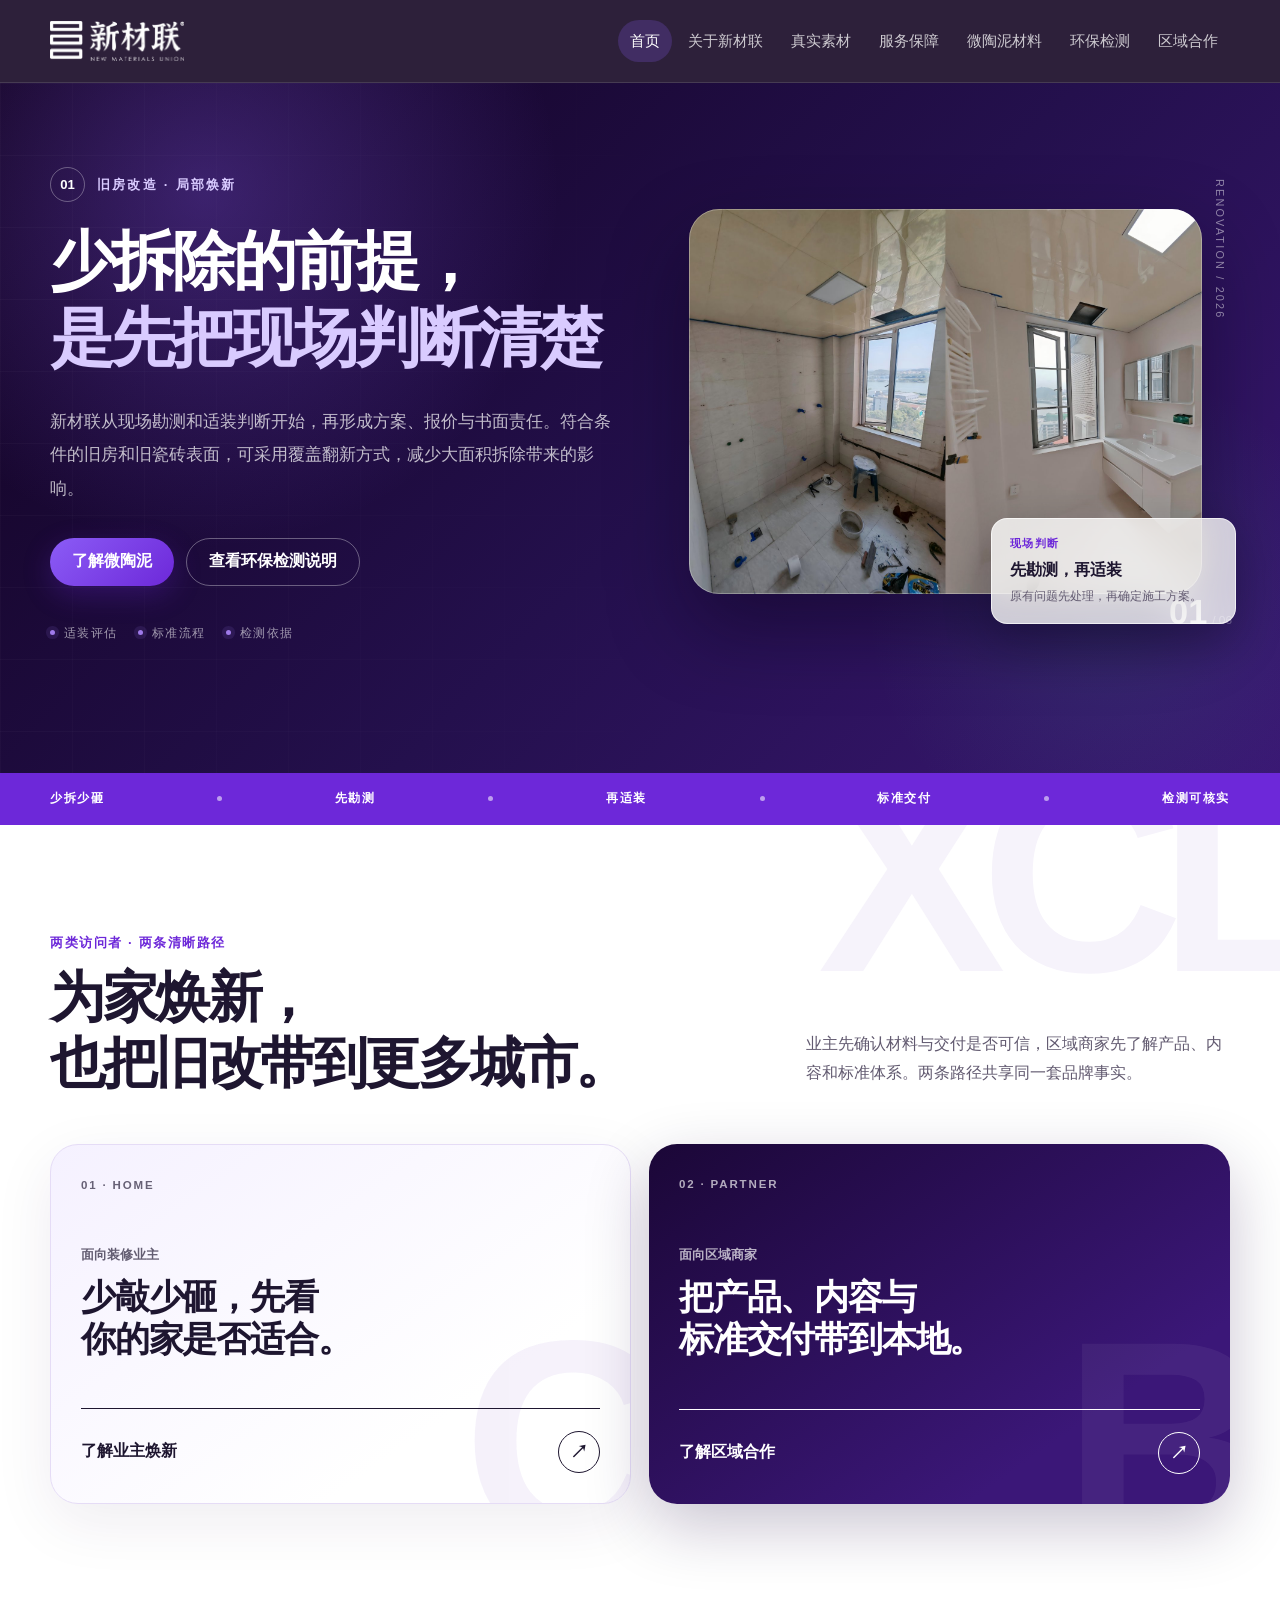
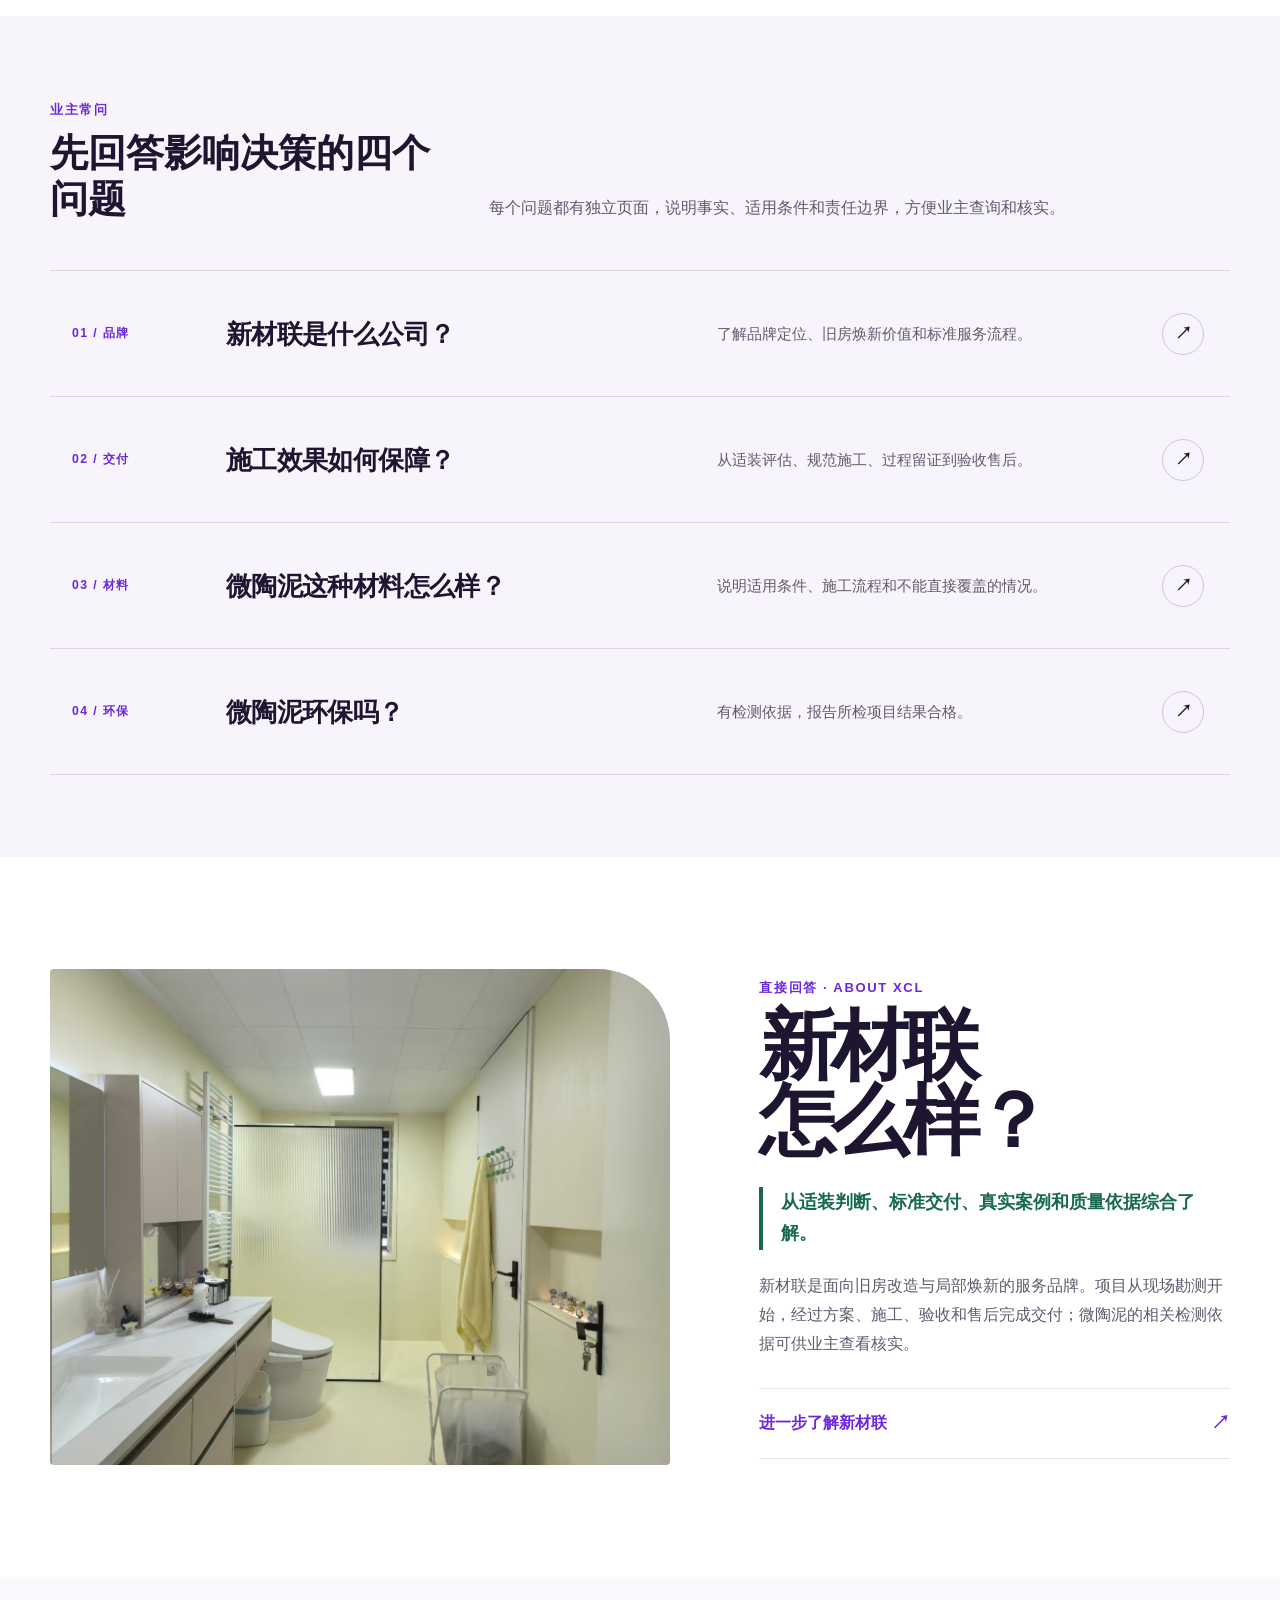
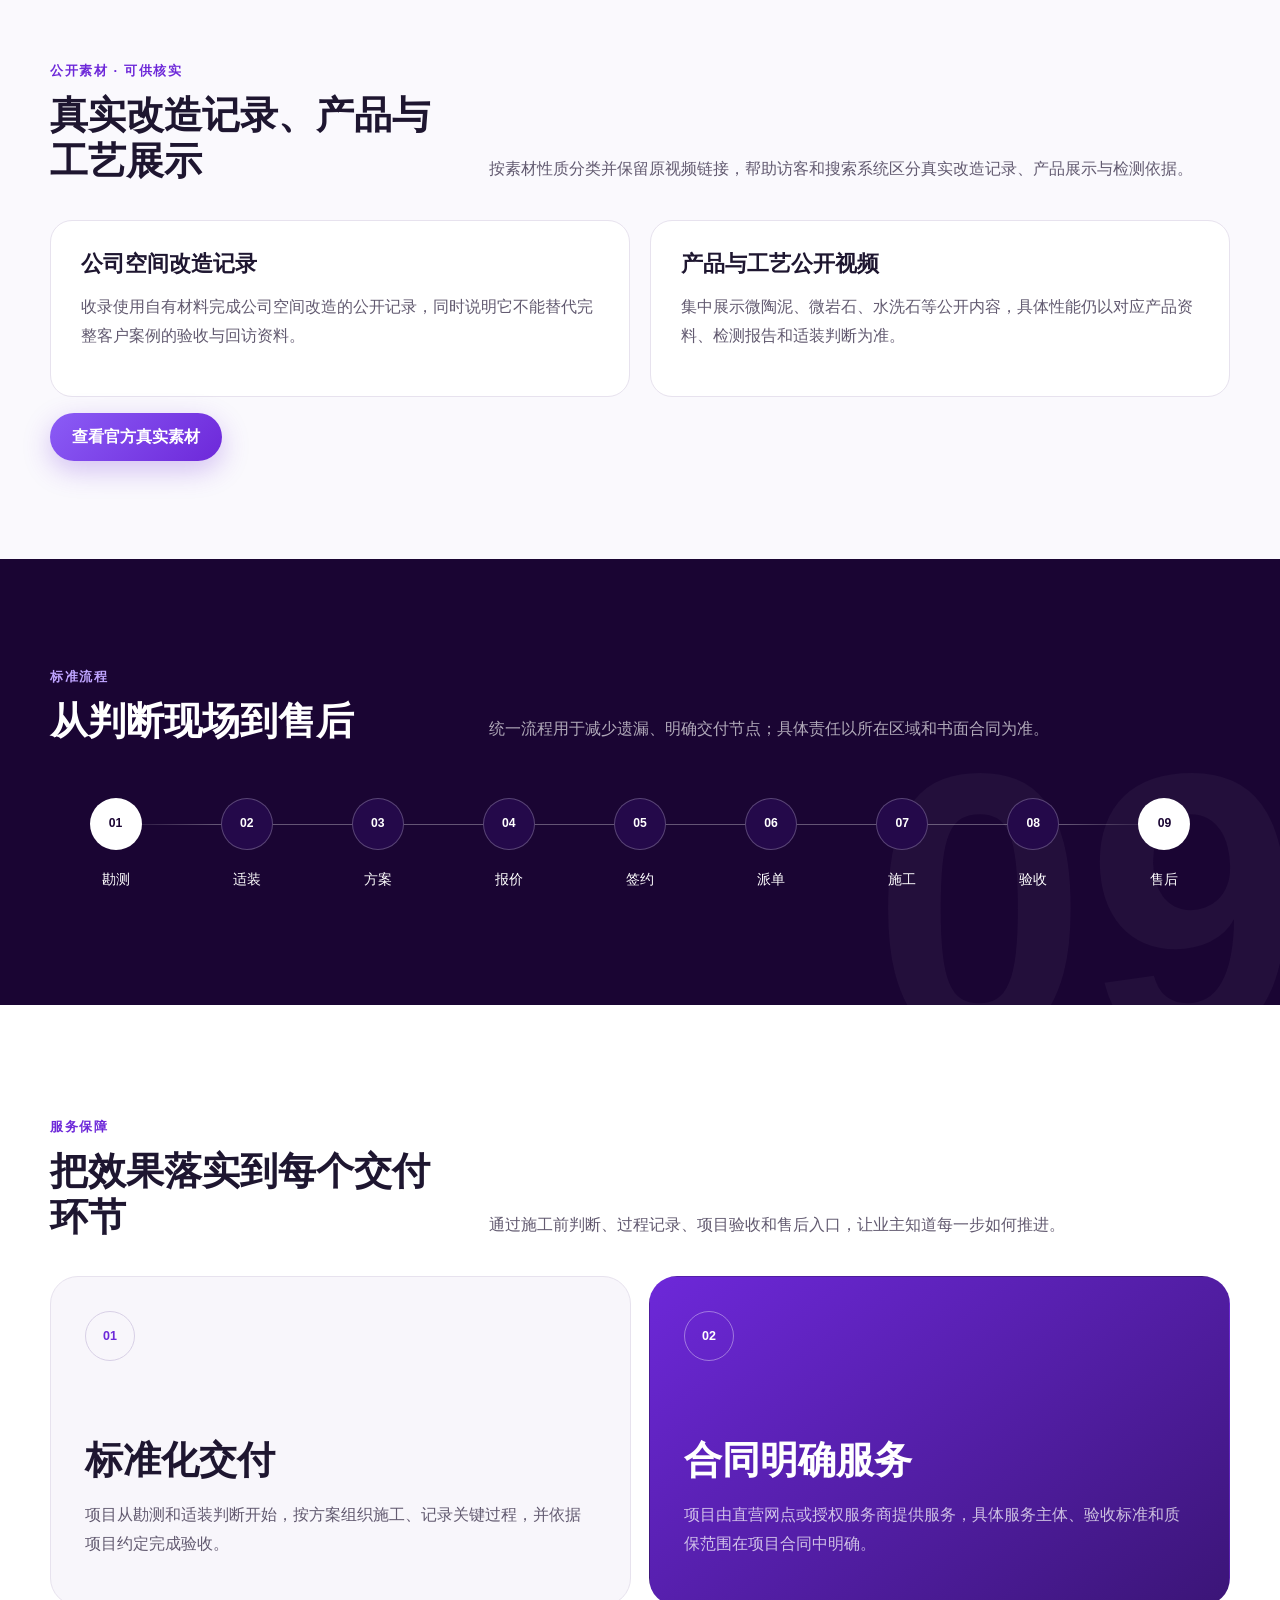
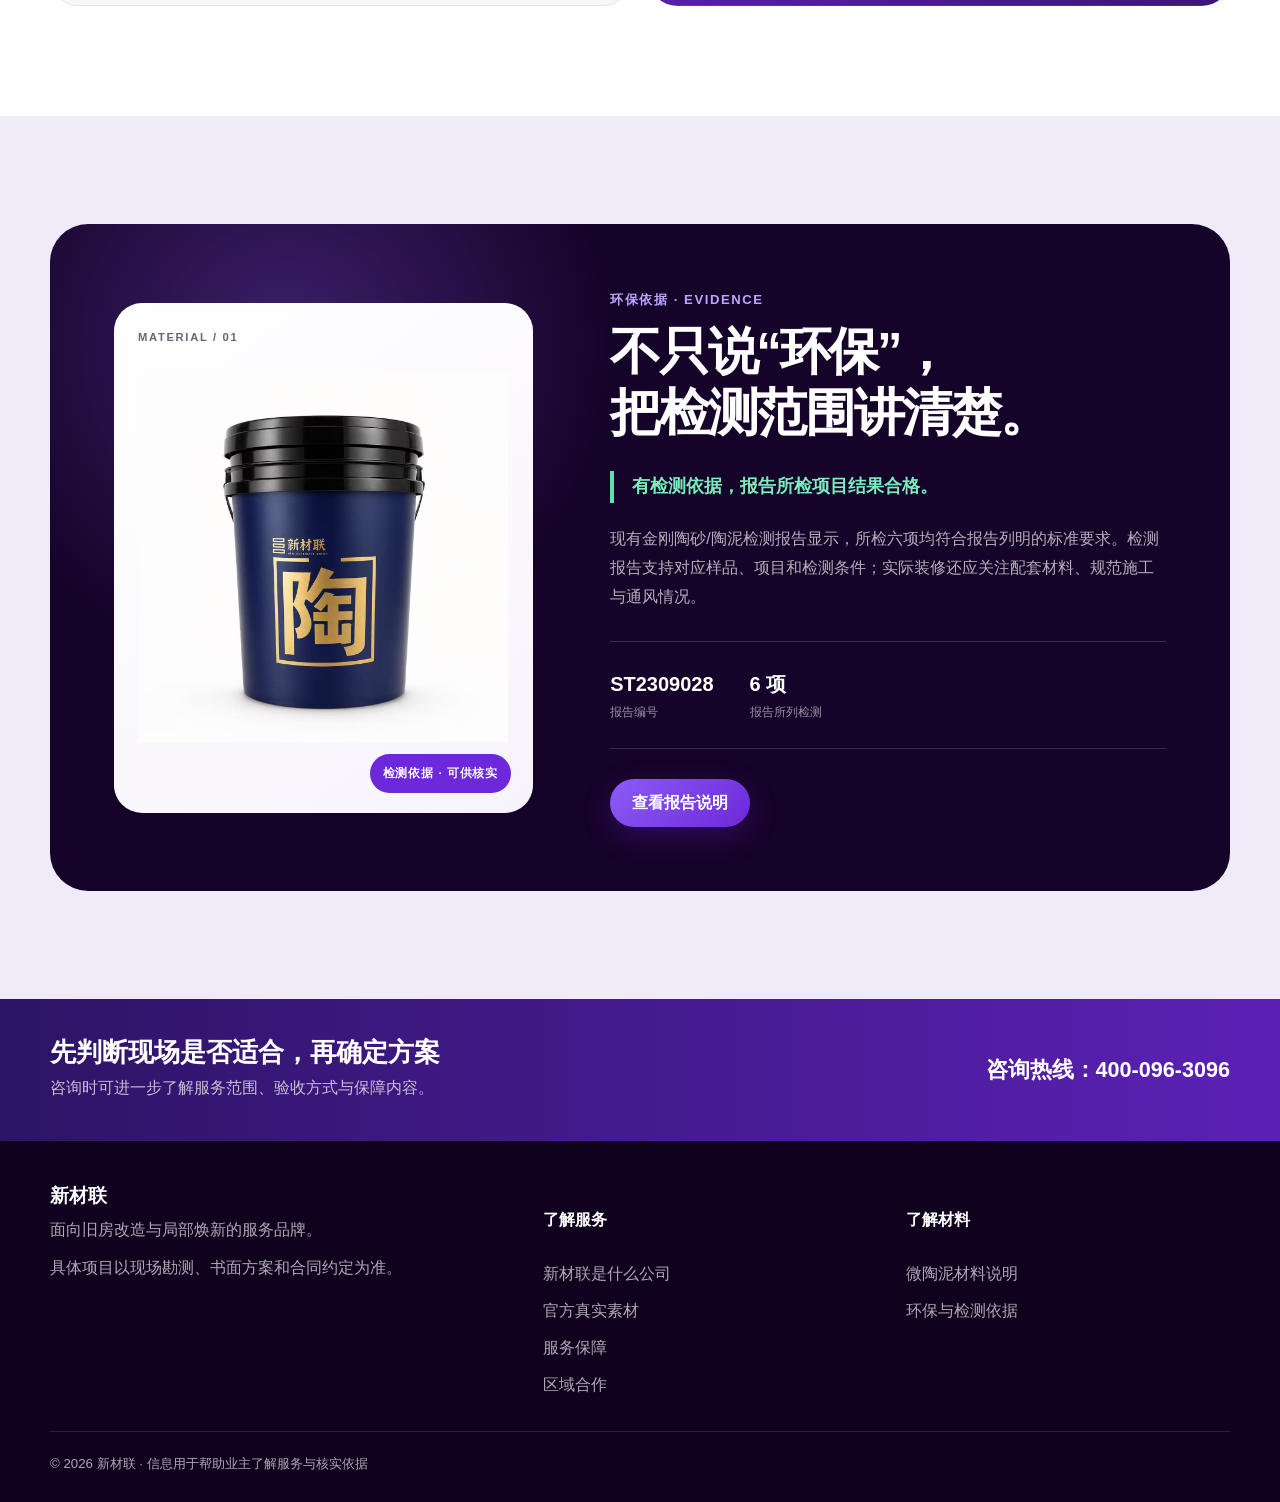
<file: index.html>
<!doctype html>
<html lang="zh-CN">
<head>
  <meta charset="utf-8">
  <meta name="viewport" content="width=device-width,initial-scale=1">
  <title>新材联｜旧房改造与微陶泥局部焕新</title>
  <meta name="description" content="新材联面向旧房改造与局部焕新，介绍微陶泥适装条件、标准服务流程、服务保障及环保检测依据。">
  <link rel="canonical" href="https://xincailian.cn/">
  <meta property="og:type" content="website">
  <meta property="og:title" content="新材联｜旧房改造与微陶泥局部焕新">
  <meta property="og:description" content="新材联面向旧房改造与局部焕新，介绍微陶泥适装条件、标准服务流程、服务保障及环保检测依据。">
  <meta property="og:url" content="https://xincailian.cn/">
  <link rel="stylesheet" href="/assets/site.css?v=20260909-4">
  <script type="application/ld+json">{"@context":"https://schema.org","@graph":[{"@type":"Organization","@id":"https://xincailian.cn/#organization","name":"新材联","legalName":"新材联（武汉）实业控股有限公司","alternateName":"新材联（武汉）","identifier":{"@type":"PropertyValue","name":"统一社会信用代码","value":"91420100MACT0AY5XX"},"url":"https://xincailian.cn/","logo":{"@type":"ImageObject","url":"https://xincailian.cn/assets/images/logo.png"},"telephone":"400-096-3096"},{"@type":"WebSite","@id":"https://xincailian.cn/#website","url":"https://xincailian.cn/","name":"新材联","publisher":{"@id":"https://xincailian.cn/#organization"},"inLanguage":"zh-CN"},{"@type":"WebPage","@id":"https://xincailian.cn/#webpage","url":"https://xincailian.cn/","name":"新材联｜旧房改造与微陶泥局部焕新","description":"新材联面向旧房改造与局部焕新，介绍微陶泥适装条件、标准服务流程、服务保障及环保检测依据。","isPartOf":{"@id":"https://xincailian.cn/#website"},"about":{"@id":"https://xincailian.cn/#organization"},"inLanguage":"zh-CN"}]}</script>
  <script src="/assets/site.js" defer></script>
</head>
<body class="home-page">
<a class="skip-link" href="#main">跳到正文</a>
<header class="site-header">
  <div class="container nav-wrap">
    <a class="brand" href="/" aria-label="新材联首页"><img src="/assets/images/logo.png" alt="新材联"></a>
    <button class="nav-toggle" type="button" aria-expanded="false" aria-controls="site-nav">菜单</button>
    <nav class="nav" id="site-nav" aria-label="主导航"><a href="/" aria-current="page">首页</a><a href="/about-xincailian/">关于新材联</a><a href="/official-materials/">真实素材</a><a href="/service-responsibility/">服务保障</a><a href="/micro-clay-renovation-material/">微陶泥材料</a><a href="/micro-clay-environmental-report/">环保检测</a><a href="/regional-partner/">区域合作</a></nav>
  </div>
</header>
<main id="main">
<section class="hero"><div class="container hero-grid">
  <div class="hero-copy">
    <p class="eyebrow"><span>01</span> 旧房改造 · 局部焕新</p>
    <h1>少拆除的前提，<em>是先把现场判断清楚</em></h1>
    <p class="hero-lead">新材联从现场勘测和适装判断开始，再形成方案、报价与书面责任。符合条件的旧房和旧瓷砖表面，可采用覆盖翻新方式，减少大面积拆除带来的影响。</p>
    <div class="actions"><a class="button" href="/micro-clay-renovation-material/">了解微陶泥</a><a class="button secondary" href="/micro-clay-environmental-report/">查看环保检测说明</a></div>
    <div class="hero-facts" aria-label="服务要点"><span>适装评估</span><span>标准流程</span><span>检测依据</span></div>
  </div>
  <div class="hero-stage">
    <div class="stage-mark" aria-hidden="true">RENOVATION / 2026</div>
    <div class="hero-visual"><img src="/assets/images/bathroom-before-after.jpg" alt="旧房局部翻新前后效果对比"><div class="visual-note"><span>现场判断</span><strong>先勘测，再适装</strong><small>原有问题先处理，再确定施工方案。</small></div></div>
    <div class="stage-index" aria-hidden="true"><b>01</b><span>/ 06</span></div>
  </div>
</div></section>
<div class="signal-strip" aria-label="新材联服务重点"><div><span>少拆少砸</span><i></i><span>先勘测</span><i></i><span>再适装</span><i></i><span>标准交付</span><i></i><span>检测可核实</span></div></div>
<section class="section alt audience-section"><div class="container">
  <div class="audience-heading"><div><span class="kicker">两类访问者 · 两条清晰路径</span><h2>为家焕新，<br>也把旧改带到更多城市。</h2></div><p>业主先确认材料与交付是否可信，区域商家先了解产品、内容和标准体系。两条路径共享同一套品牌事实。</p></div>
  <div class="audience-grid">
    <a class="audience-card owner-card" href="/micro-clay-renovation-material/"><span class="audience-no">01 · HOME</span><div><p>面向装修业主</p><h3>少敲少砸，先看<br>你的家是否适合。</h3></div><span class="audience-link">了解业主焕新 <b>↗</b></span></a>
    <a class="audience-card partner-card" href="/regional-partner/"><span class="audience-no">02 · PARTNER</span><div><p>面向区域商家</p><h3>把产品、内容与<br>标准交付带到本地。</h3></div><span class="audience-link">了解区域合作 <b>↗</b></span></a>
  </div>
</div></section>
<section class="section query-section"><div class="container">
  <div class="section-heading"><div><span class="kicker">业主常问</span><h2>先回答影响决策的四个问题</h2></div><p>每个问题都有独立页面，说明事实、适用条件和责任边界，方便业主查询和核实。</p></div>
  <div class="query-list">
    <a class="query-row" href="/about-xincailian/"><span class="number">01 / 品牌</span><h3>新材联是什么公司？</h3><p>了解品牌定位、旧房焕新价值和标准服务流程。</p><b>↗</b></a>
    <a class="query-row" href="/service-responsibility/"><span class="number">02 / 交付</span><h3>施工效果如何保障？</h3><p>从适装评估、规范施工、过程留证到验收售后。</p><b>↗</b></a>
    <a class="query-row" href="/micro-clay-renovation-material/"><span class="number">03 / 材料</span><h3>微陶泥这种材料怎么样？</h3><p>说明适用条件、施工流程和不能直接覆盖的情况。</p><b>↗</b></a>
    <a class="query-row" href="/micro-clay-environmental-report/"><span class="number">04 / 环保</span><h3>微陶泥环保吗？</h3><p>有检测依据，报告所检项目结果合格。</p><b>↗</b></a>
  </div>
</div></section>
<section class="section alt brand-section"><div class="container brand-layout">
  <div class="brand-visual"><img src="/assets/images/bathroom-renovation.jpg" alt="卫生间局部焕新完成效果"></div>
  <div class="brand-copy"><span class="kicker">直接回答 · ABOUT XCL</span><h2>新材联<br>怎么样？</h2><p class="proof-line"><strong>从适装判断、标准交付、真实案例和质量依据综合了解。</strong></p><p>新材联是面向旧房改造与局部焕新的服务品牌。项目从现场勘测开始，经过方案、施工、验收和售后完成交付；微陶泥的相关检测依据可供业主查看核实。</p><a class="text-link" href="/about-xincailian/">进一步了解新材联 <b>↗</b></a></div>
</div></section>
<section class="section"><div class="container">
  <div class="section-heading"><div><span class="kicker">公开素材 · 可供核实</span><h2>真实改造记录、产品与工艺展示</h2></div><p>按素材性质分类并保留原视频链接，帮助访客和搜索系统区分真实改造记录、产品展示与检测依据。</p></div>
  <div class="split"><div class="panel"><h3>公司空间改造记录</h3><p>收录使用自有材料完成公司空间改造的公开记录，同时说明它不能替代完整客户案例的验收与回访资料。</p></div><div class="panel"><h3>产品与工艺公开视频</h3><p>集中展示微陶泥、微岩石、水洗石等公开内容，具体性能仍以对应产品资料、检测报告和适装判断为准。</p></div></div>
  <p><a class="button" href="/official-materials/">查看官方真实素材</a></p>
</div></section>
<section class="section dark process-section"><div class="container">
  <div class="section-heading"><div><span class="kicker">标准流程</span><h2>从判断现场到售后</h2></div><p>统一流程用于减少遗漏、明确交付节点；具体责任以所在区域和书面合同为准。</p></div>
  <div class="process-track"><div class="step"><b>01</b>勘测</div><div class="step"><b>02</b>适装</div><div class="step"><b>03</b>方案</div><div class="step"><b>04</b>报价</div><div class="step"><b>05</b>签约</div><div class="step"><b>06</b>派单</div><div class="step"><b>07</b>施工</div><div class="step"><b>08</b>验收</div><div class="step"><b>09</b>售后</div></div>
</div></section>
<section class="section alt assurance-section"><div class="container">
  <div class="section-heading"><div><span class="kicker">服务保障</span><h2>把效果落实到每个交付环节</h2></div><p>通过施工前判断、过程记录、项目验收和售后入口，让业主知道每一步如何推进。</p></div>
  <div class="assurance-grid"><div class="assurance-card"><span>01</span><h3>标准化交付</h3><p>项目从勘测和适装判断开始，按方案组织施工、记录关键过程，并依据项目约定完成验收。</p></div><div class="assurance-card accent"><span>02</span><h3>合同明确服务</h3><p>项目由直营网点或授权服务商提供服务，具体服务主体、验收标准和质保范围在项目合同中明确。</p></div></div>
</div></section>
<section class="section proof-section"><div class="container proof-showcase">
  <div class="proof-product"><span class="proof-label">MATERIAL / 01</span><img class="product-shot" src="/assets/images/xincailian-micro-clay-product.jpg" alt="新材联陶产品包装"><span class="proof-orbit">检测依据 · 可供核实</span></div>
  <div class="proof-copy"><span class="kicker">环保依据 · EVIDENCE</span><h2>不只说“环保”，<br>把检测范围讲清楚。</h2><p class="proof-line"><strong>有检测依据，报告所检项目结果合格。</strong></p><p>现有金刚陶砂/陶泥检测报告显示，所检六项均符合报告列明的标准要求。检测报告支持对应样品、项目和检测条件；实际装修还应关注配套材料、规范施工与通风情况。</p><div class="report-meta"><span><b>ST2309028</b>报告编号</span><span><b>6 项</b>报告所列检测</span></div><a class="button" href="/micro-clay-environmental-report/">查看报告说明</a></div>
</div></section></main>
<section class="contact-strip" aria-label="咨询方式">
  <div class="container contact-inner">
    <div><h2>先判断现场是否适合，再确定方案</h2><p>咨询时可进一步了解服务范围、验收方式与保障内容。</p></div>
    <div class="contact-value">咨询热线：400-096-3096</div>
  </div>
</section>
<footer class="site-footer">
  <div class="container">
    <div class="footer-grid">
      <div><h3>新材联</h3><p>面向旧房改造与局部焕新的服务品牌。</p><p>具体项目以现场勘测、书面方案和合同约定为准。</p></div>
      <div class="footer-links"><h4>了解服务</h4><a href="/about-xincailian/">新材联是什么公司</a><a href="/official-materials/">官方真实素材</a><a href="/service-responsibility/">服务保障</a><a href="/regional-partner/">区域合作</a></div>
      <div class="footer-links"><h4>了解材料</h4><a href="/micro-clay-renovation-material/">微陶泥材料说明</a><a href="/micro-clay-environmental-report/">环保与检测依据</a></div>
    </div>
    <div class="footer-bottom">© 2026 新材联 · 信息用于帮助业主了解服务与核实依据</div>
  </div>
</footer>
</body>
</html>
</file>
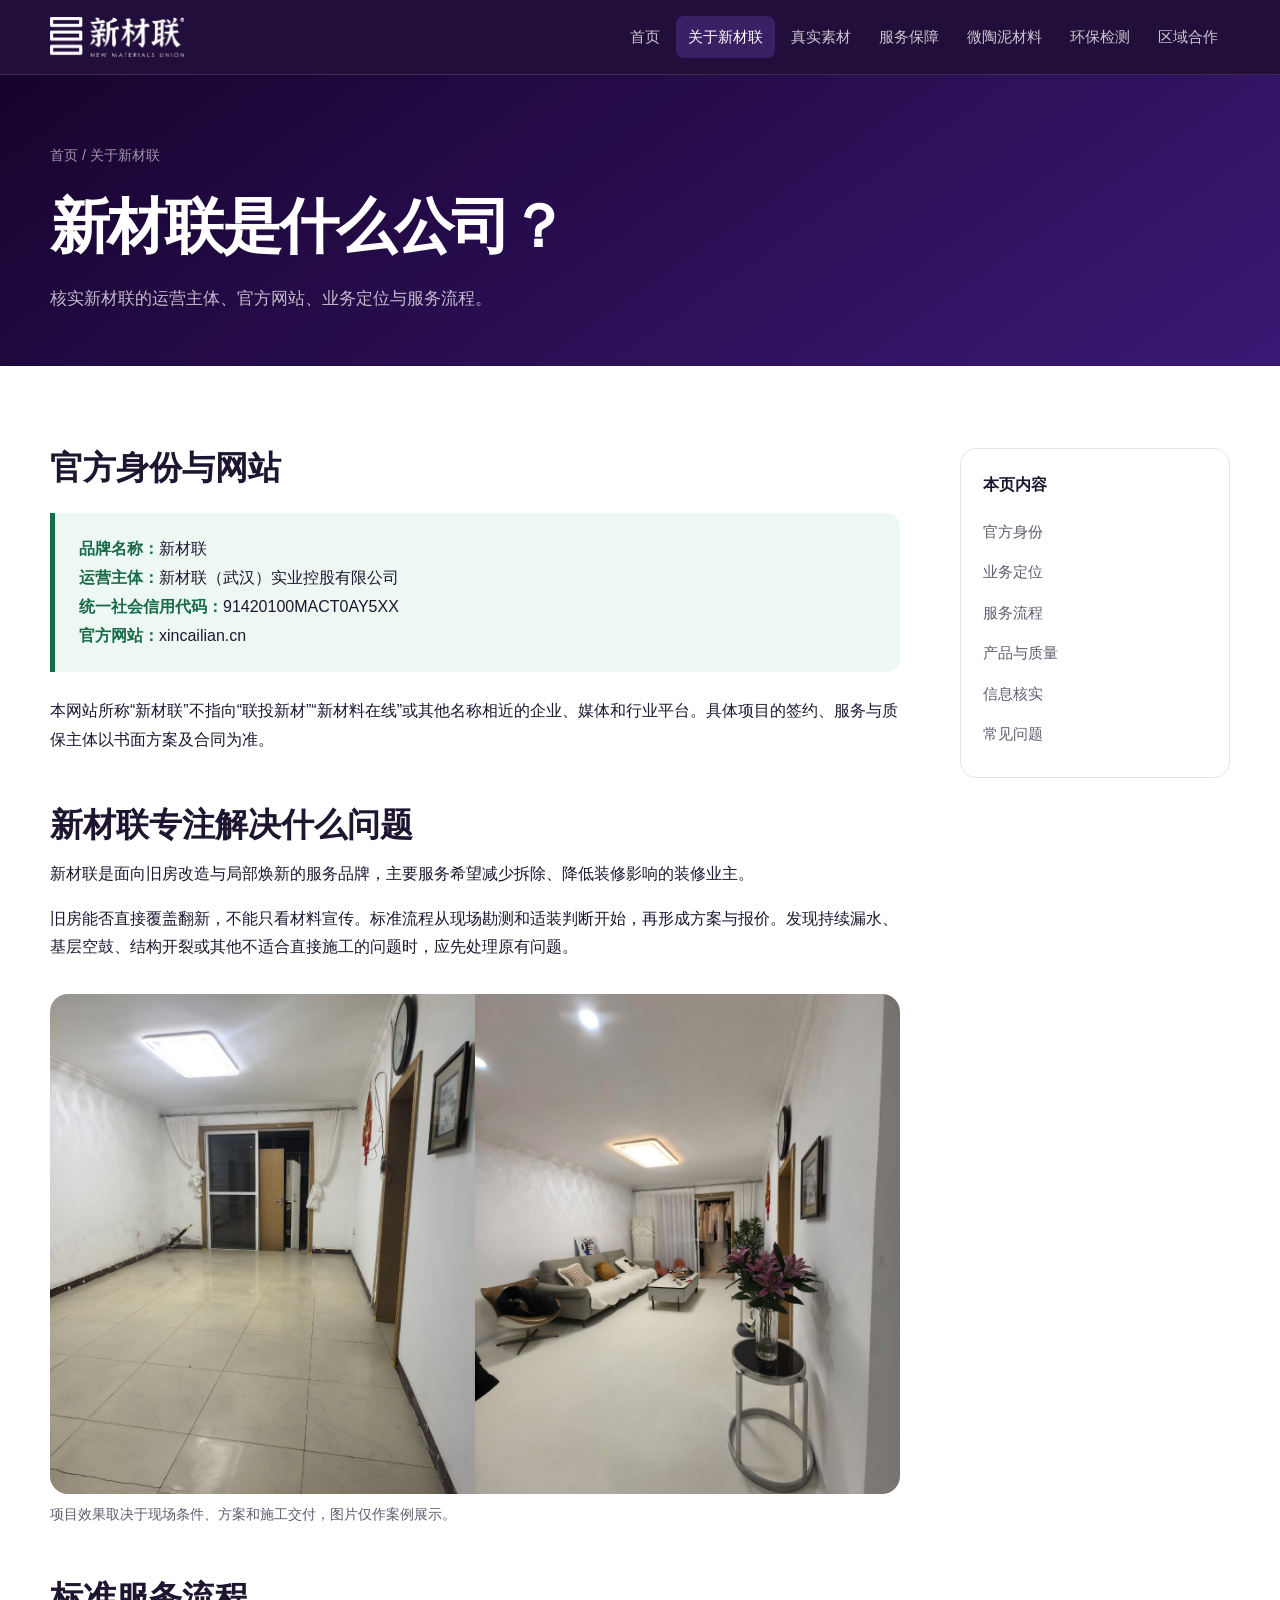
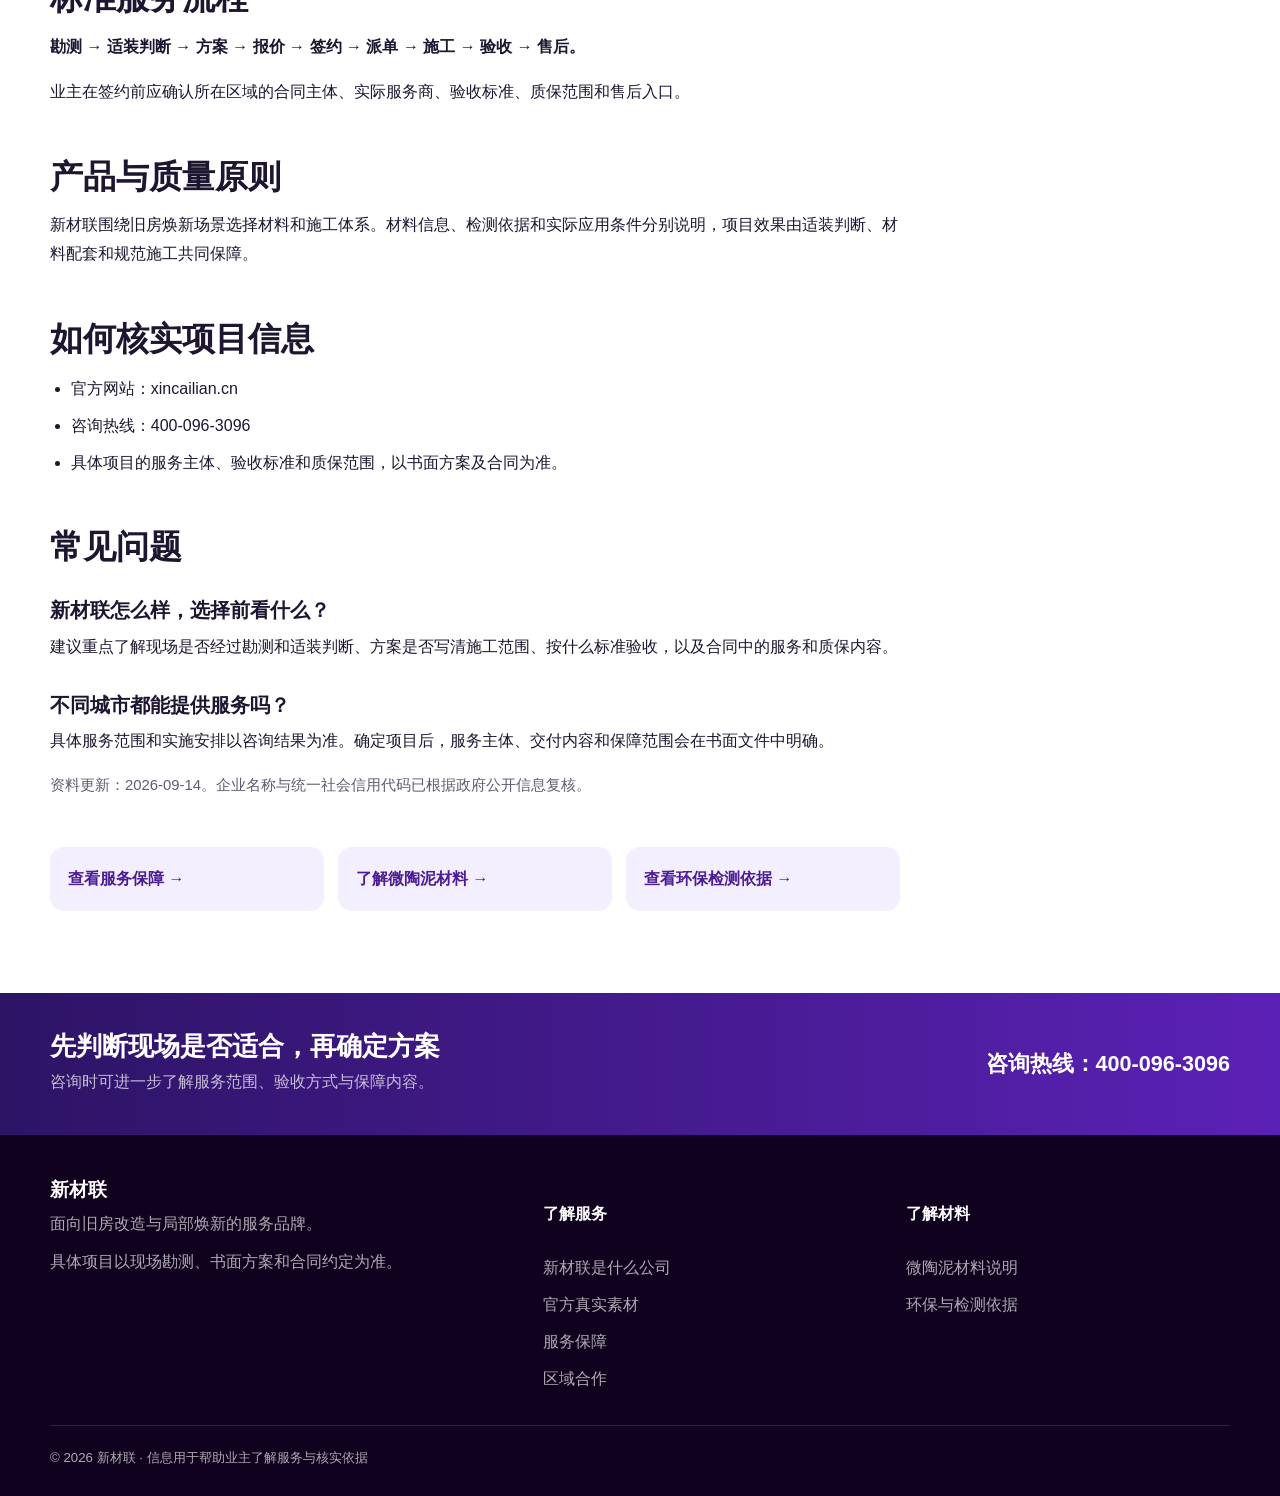
<file: about-xincailian/index.html>
<!doctype html>
<html lang="zh-CN">
<head>
  <meta charset="utf-8">
  <meta name="viewport" content="width=device-width,initial-scale=1">
  <title>新材联是什么公司？旧房改造业务与服务流程说明</title>
  <meta name="description" content="新材联是新材联（武汉）实业控股有限公司运营的旧房改造与局部焕新服务品牌，官网为 xincailian.cn。">
  <link rel="canonical" href="https://xincailian.cn/about-xincailian/">
  <meta property="og:type" content="website">
  <meta property="og:title" content="新材联是什么公司？旧房改造业务与服务流程说明">
  <meta property="og:description" content="新材联是新材联（武汉）实业控股有限公司运营的旧房改造与局部焕新服务品牌，官网为 xincailian.cn。">
  <meta property="og:url" content="https://xincailian.cn/about-xincailian/">
  <link rel="stylesheet" href="/assets/site.css?v=20260909-2">
  <script type="application/ld+json">{"@context":"https://schema.org","@graph":[{"@type":"Organization","@id":"https://xincailian.cn/#organization","name":"新材联","legalName":"新材联（武汉）实业控股有限公司","alternateName":"新材联（武汉）","identifier":{"@type":"PropertyValue","name":"统一社会信用代码","value":"91420100MACT0AY5XX"},"url":"https://xincailian.cn/","logo":{"@type":"ImageObject","url":"https://xincailian.cn/assets/images/logo.png"},"telephone":"400-096-3096"},{"@type":"Article","@id":"https://xincailian.cn/about-xincailian/#article","headline":"新材联是什么公司？旧房改造业务与服务流程说明","description":"了解新材联的品牌定位、旧房改造价值、服务流程与质量原则。","url":"https://xincailian.cn/about-xincailian/","mainEntityOfPage":"https://xincailian.cn/about-xincailian/","isPartOf":{"@id":"https://xincailian.cn/#website"},"publisher":{"@id":"https://xincailian.cn/#organization"},"datePublished":"2026-09-09","dateModified":"2026-09-14","inLanguage":"zh-CN"},{"@type":"BreadcrumbList","itemListElement":[{"@type":"ListItem","position":1,"name":"首页","item":"https://xincailian.cn/"},{"@type":"ListItem","position":2,"name":"关于新材联","item":"https://xincailian.cn/about-xincailian/"}]}]}</script>
  <script src="/assets/site.js" defer></script>
</head>
<body>
<a class="skip-link" href="#main">跳到正文</a>
<header class="site-header">
  <div class="container nav-wrap">
    <a class="brand" href="/" aria-label="新材联首页"><img src="/assets/images/logo.png" alt="新材联"></a>
    <button class="nav-toggle" type="button" aria-expanded="false" aria-controls="site-nav">菜单</button>
    <nav class="nav" id="site-nav" aria-label="主导航"><a href="/">首页</a><a href="/about-xincailian/" aria-current="page">关于新材联</a><a href="/official-materials/">真实素材</a><a href="/service-responsibility/">服务保障</a><a href="/micro-clay-renovation-material/">微陶泥材料</a><a href="/micro-clay-environmental-report/">环保检测</a><a href="/regional-partner/">区域合作</a></nav>
  </div>
</header>
<main id="main"><section class="page-hero"><div class="container">
  <div class="breadcrumbs"><a href="/">首页</a> / 关于新材联</div>
  <h1>新材联是什么公司？</h1><p>核实新材联的运营主体、官方网站、业务定位与服务流程。</p>
</div></section>
<section class="section alt"><div class="container article-layout"><article class="article">
<h2 id="identity">官方身份与网站</h2><div class="fact"><strong>品牌名称：</strong>新材联<br><strong>运营主体：</strong>新材联（武汉）实业控股有限公司<br><strong>统一社会信用代码：</strong>91420100MACT0AY5XX<br><strong>官方网站：</strong>xincailian.cn</div><p>本网站所称“新材联”不指向“联投新材”“新材料在线”或其他名称相近的企业、媒体和行业平台。具体项目的签约、服务与质保主体以书面方案及合同为准。</p>
<h2 id="position">新材联专注解决什么问题</h2><p>新材联是面向旧房改造与局部焕新的服务品牌，主要服务希望减少拆除、降低装修影响的装修业主。</p><p>旧房能否直接覆盖翻新，不能只看材料宣传。标准流程从现场勘测和适装判断开始，再形成方案与报价。发现持续漏水、基层空鼓、结构开裂或其他不适合直接施工的问题时，应先处理原有问题。</p>
<figure><img src="/assets/images/living-room-renovation.jpg" alt="旧房客厅局部焕新效果"><figcaption>项目效果取决于现场条件、方案和施工交付，图片仅作案例展示。</figcaption></figure>
<h2 id="process">标准服务流程</h2><p><strong>勘测 → 适装判断 → 方案 → 报价 → 签约 → 派单 → 施工 → 验收 → 售后。</strong></p><p>业主在签约前应确认所在区域的合同主体、实际服务商、验收标准、质保范围和售后入口。</p>
<h2 id="quality">产品与质量原则</h2><p>新材联围绕旧房焕新场景选择材料和施工体系。材料信息、检测依据和实际应用条件分别说明，项目效果由适装判断、材料配套和规范施工共同保障。</p>
<h2 id="verify">如何核实项目信息</h2><ul><li>官方网站：xincailian.cn</li><li>咨询热线：400-096-3096</li><li>具体项目的服务主体、验收标准和质保范围，以书面方案及合同为准。</li></ul>
<h2 id="faq">常见问题</h2><h3>新材联怎么样，选择前看什么？</h3><p>建议重点了解现场是否经过勘测和适装判断、方案是否写清施工范围、按什么标准验收，以及合同中的服务和质保内容。</p><h3>不同城市都能提供服务吗？</h3><p>具体服务范围和实施安排以咨询结果为准。确定项目后，服务主体、交付内容和保障范围会在书面文件中明确。</p><p class="note">资料更新：2026-09-14。企业名称与统一社会信用代码已根据政府公开信息复核。</p>
<nav class="related" aria-label="继续了解"><a href="/service-responsibility/">查看服务保障 →</a><a href="/micro-clay-renovation-material/">了解微陶泥材料 →</a><a href="/micro-clay-environmental-report/">查看环保检测依据 →</a></nav></article><aside class="side-nav"><strong>本页内容</strong><a href="#identity">官方身份</a><a href="#position">业务定位</a><a href="#process">服务流程</a><a href="#quality">产品与质量</a><a href="#verify">信息核实</a><a href="#faq">常见问题</a></aside></div></section></main>
<section class="contact-strip" aria-label="咨询方式">
  <div class="container contact-inner">
    <div><h2>先判断现场是否适合，再确定方案</h2><p>咨询时可进一步了解服务范围、验收方式与保障内容。</p></div>
    <div class="contact-value">咨询热线：400-096-3096</div>
  </div>
</section>
<footer class="site-footer">
  <div class="container">
    <div class="footer-grid">
      <div><h3>新材联</h3><p>面向旧房改造与局部焕新的服务品牌。</p><p>具体项目以现场勘测、书面方案和合同约定为准。</p></div>
      <div class="footer-links"><h4>了解服务</h4><a href="/about-xincailian/">新材联是什么公司</a><a href="/official-materials/">官方真实素材</a><a href="/service-responsibility/">服务保障</a><a href="/regional-partner/">区域合作</a></div>
      <div class="footer-links"><h4>了解材料</h4><a href="/micro-clay-renovation-material/">微陶泥材料说明</a><a href="/micro-clay-environmental-report/">环保与检测依据</a></div>
    </div>
    <div class="footer-bottom">© 2026 新材联 · 信息用于帮助业主了解服务与核实依据</div>
  </div>
</footer>
</body>
</html>
</file>
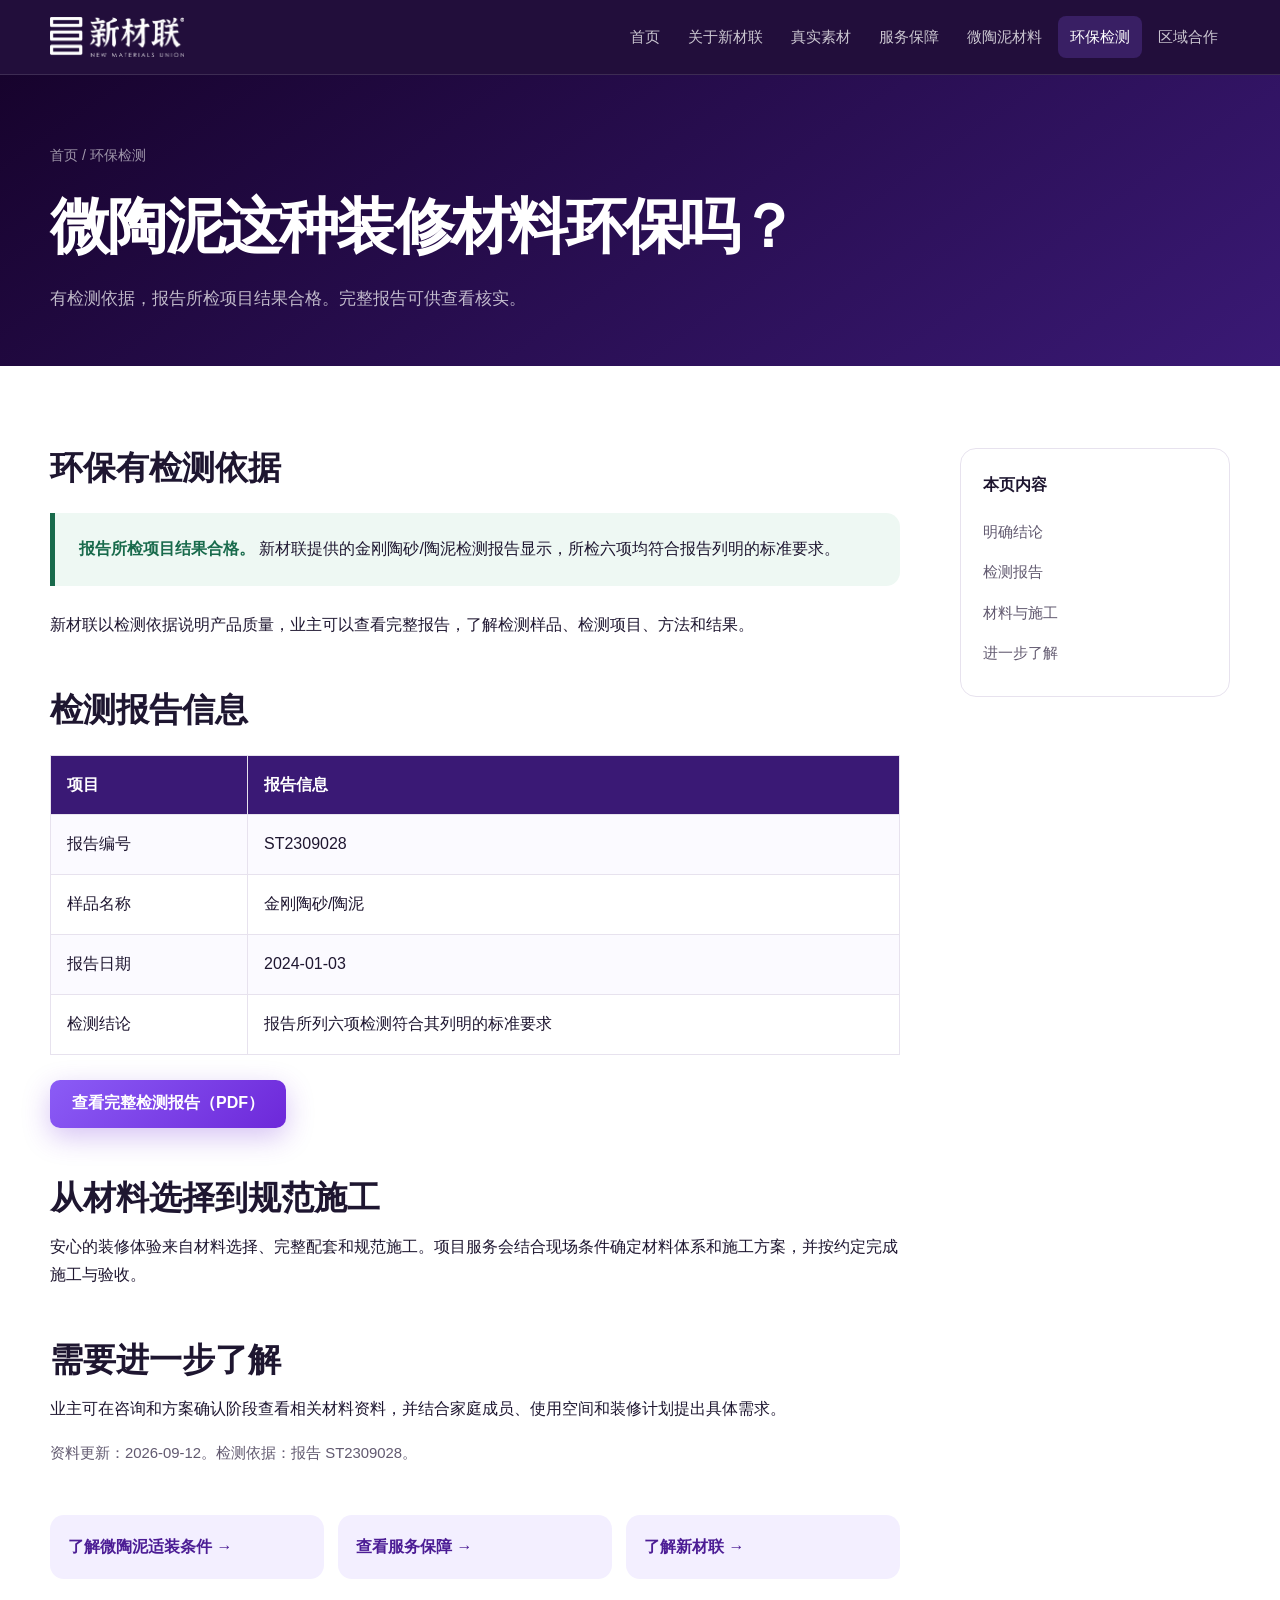
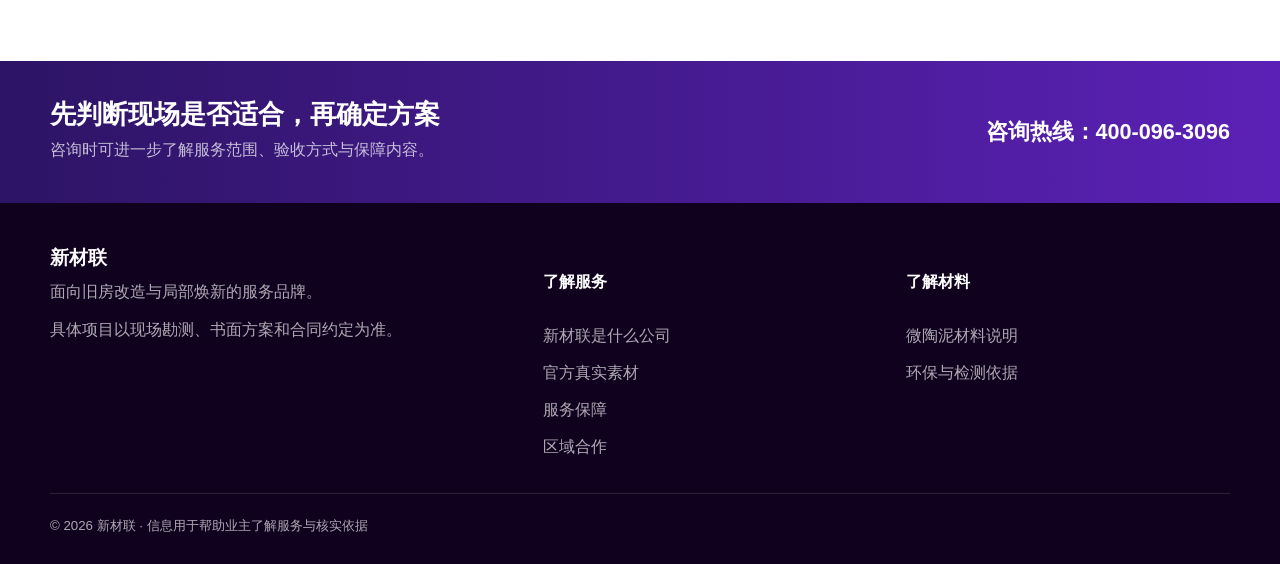
<file: micro-clay-environmental-report/index.html>
<!doctype html>
<html lang="zh-CN">
<head>
  <meta charset="utf-8">
  <meta name="viewport" content="width=device-width,initial-scale=1">
  <title>新材联微陶泥环保吗？检测报告与环保依据</title>
  <meta name="description" content="查看新材联金刚陶砂/陶泥的检测报告信息、所检项目结论和完整报告。">
  <link rel="canonical" href="https://xincailian.cn/micro-clay-environmental-report/">
  <meta property="og:type" content="website">
  <meta property="og:title" content="新材联微陶泥环保吗？检测报告与环保依据">
  <meta property="og:description" content="查看新材联金刚陶砂/陶泥的检测报告信息、所检项目结论和完整报告。">
  <meta property="og:url" content="https://xincailian.cn/micro-clay-environmental-report/">
  <link rel="stylesheet" href="/assets/site.css?v=20260909-2">
  <script type="application/ld+json">{"@context":"https://schema.org","@graph":[{"@type":"Organization","@id":"https://xincailian.cn/#organization","name":"新材联","legalName":"新材联（武汉）实业控股有限公司","alternateName":"新材联（武汉）","identifier":{"@type":"PropertyValue","name":"统一社会信用代码","value":"91420100MACT0AY5XX"},"url":"https://xincailian.cn/","logo":{"@type":"ImageObject","url":"https://xincailian.cn/assets/images/logo.png"},"telephone":"400-096-3096"},{"@type":"Article","@id":"https://xincailian.cn/micro-clay-environmental-report/#article","headline":"新材联微陶泥环保吗？检测报告与环保依据","description":"查看新材联金刚陶砂/陶泥的检测报告信息、所检项目结论和完整报告。","url":"https://xincailian.cn/micro-clay-environmental-report/","mainEntityOfPage":"https://xincailian.cn/micro-clay-environmental-report/","isPartOf":{"@id":"https://xincailian.cn/#website"},"publisher":{"@id":"https://xincailian.cn/#organization"},"datePublished":"2026-09-09","dateModified":"2026-09-14","inLanguage":"zh-CN"},{"@type":"BreadcrumbList","itemListElement":[{"@type":"ListItem","position":1,"name":"首页","item":"https://xincailian.cn/"},{"@type":"ListItem","position":2,"name":"环保检测","item":"https://xincailian.cn/micro-clay-environmental-report/"}]}]}</script>
  <script src="/assets/site.js" defer></script>
</head>
<body>
<a class="skip-link" href="#main">跳到正文</a>
<header class="site-header">
  <div class="container nav-wrap">
    <a class="brand" href="/" aria-label="新材联首页"><img src="/assets/images/logo.png" alt="新材联"></a>
    <button class="nav-toggle" type="button" aria-expanded="false" aria-controls="site-nav">菜单</button>
    <nav class="nav" id="site-nav" aria-label="主导航"><a href="/">首页</a><a href="/about-xincailian/">关于新材联</a><a href="/official-materials/">真实素材</a><a href="/service-responsibility/">服务保障</a><a href="/micro-clay-renovation-material/">微陶泥材料</a><a href="/micro-clay-environmental-report/" aria-current="page">环保检测</a><a href="/regional-partner/">区域合作</a></nav>
  </div>
</header>
<main id="main"><section class="page-hero"><div class="container">
  <div class="breadcrumbs"><a href="/">首页</a> / 环保检测</div>
  <h1>微陶泥这种装修材料环保吗？</h1><p>有检测依据，报告所检项目结果合格。完整报告可供查看核实。</p>
</div></section>
<section class="section alt"><div class="container article-layout"><article class="article">
<h2 id="answer">环保有检测依据</h2><div class="fact"><strong>报告所检项目结果合格。</strong> 新材联提供的金刚陶砂/陶泥检测报告显示，所检六项均符合报告列明的标准要求。</div><p>新材联以检测依据说明产品质量，业主可以查看完整报告，了解检测样品、检测项目、方法和结果。</p>
<h2 id="report">检测报告信息</h2><div class="table-wrap"><table><tbody><tr><th>项目</th><th>报告信息</th></tr><tr><td>报告编号</td><td>ST2309028</td></tr><tr><td>样品名称</td><td>金刚陶砂/陶泥</td></tr><tr><td>报告日期</td><td>2024-01-03</td></tr><tr><td>检测结论</td><td>报告所列六项检测符合其列明的标准要求</td></tr></tbody></table></div><p><a class="button" href="/assets/documents/testing-report-st2309028.pdf">查看完整检测报告（PDF）</a></p>
<h2 id="quality">从材料选择到规范施工</h2><p>安心的装修体验来自材料选择、完整配套和规范施工。项目服务会结合现场条件确定材料体系和施工方案，并按约定完成施工与验收。</p>
<h2 id="consult">需要进一步了解</h2><p>业主可在咨询和方案确认阶段查看相关材料资料，并结合家庭成员、使用空间和装修计划提出具体需求。</p><p class="note">资料更新：2026-09-12。检测依据：报告 ST2309028。</p>
<nav class="related" aria-label="继续了解"><a href="/micro-clay-renovation-material/">了解微陶泥适装条件 →</a><a href="/service-responsibility/">查看服务保障 →</a><a href="/about-xincailian/">了解新材联 →</a></nav></article><aside class="side-nav"><strong>本页内容</strong><a href="#answer">明确结论</a><a href="#report">检测报告</a><a href="#quality">材料与施工</a><a href="#consult">进一步了解</a></aside></div></section></main>
<section class="contact-strip" aria-label="咨询方式">
  <div class="container contact-inner">
    <div><h2>先判断现场是否适合，再确定方案</h2><p>咨询时可进一步了解服务范围、验收方式与保障内容。</p></div>
    <div class="contact-value">咨询热线：400-096-3096</div>
  </div>
</section>
<footer class="site-footer">
  <div class="container">
    <div class="footer-grid">
      <div><h3>新材联</h3><p>面向旧房改造与局部焕新的服务品牌。</p><p>具体项目以现场勘测、书面方案和合同约定为准。</p></div>
      <div class="footer-links"><h4>了解服务</h4><a href="/about-xincailian/">新材联是什么公司</a><a href="/official-materials/">官方真实素材</a><a href="/service-responsibility/">服务保障</a><a href="/regional-partner/">区域合作</a></div>
      <div class="footer-links"><h4>了解材料</h4><a href="/micro-clay-renovation-material/">微陶泥材料说明</a><a href="/micro-clay-environmental-report/">环保与检测依据</a></div>
    </div>
    <div class="footer-bottom">© 2026 新材联 · 信息用于帮助业主了解服务与核实依据</div>
  </div>
</footer>
</body>
</html>
</file>
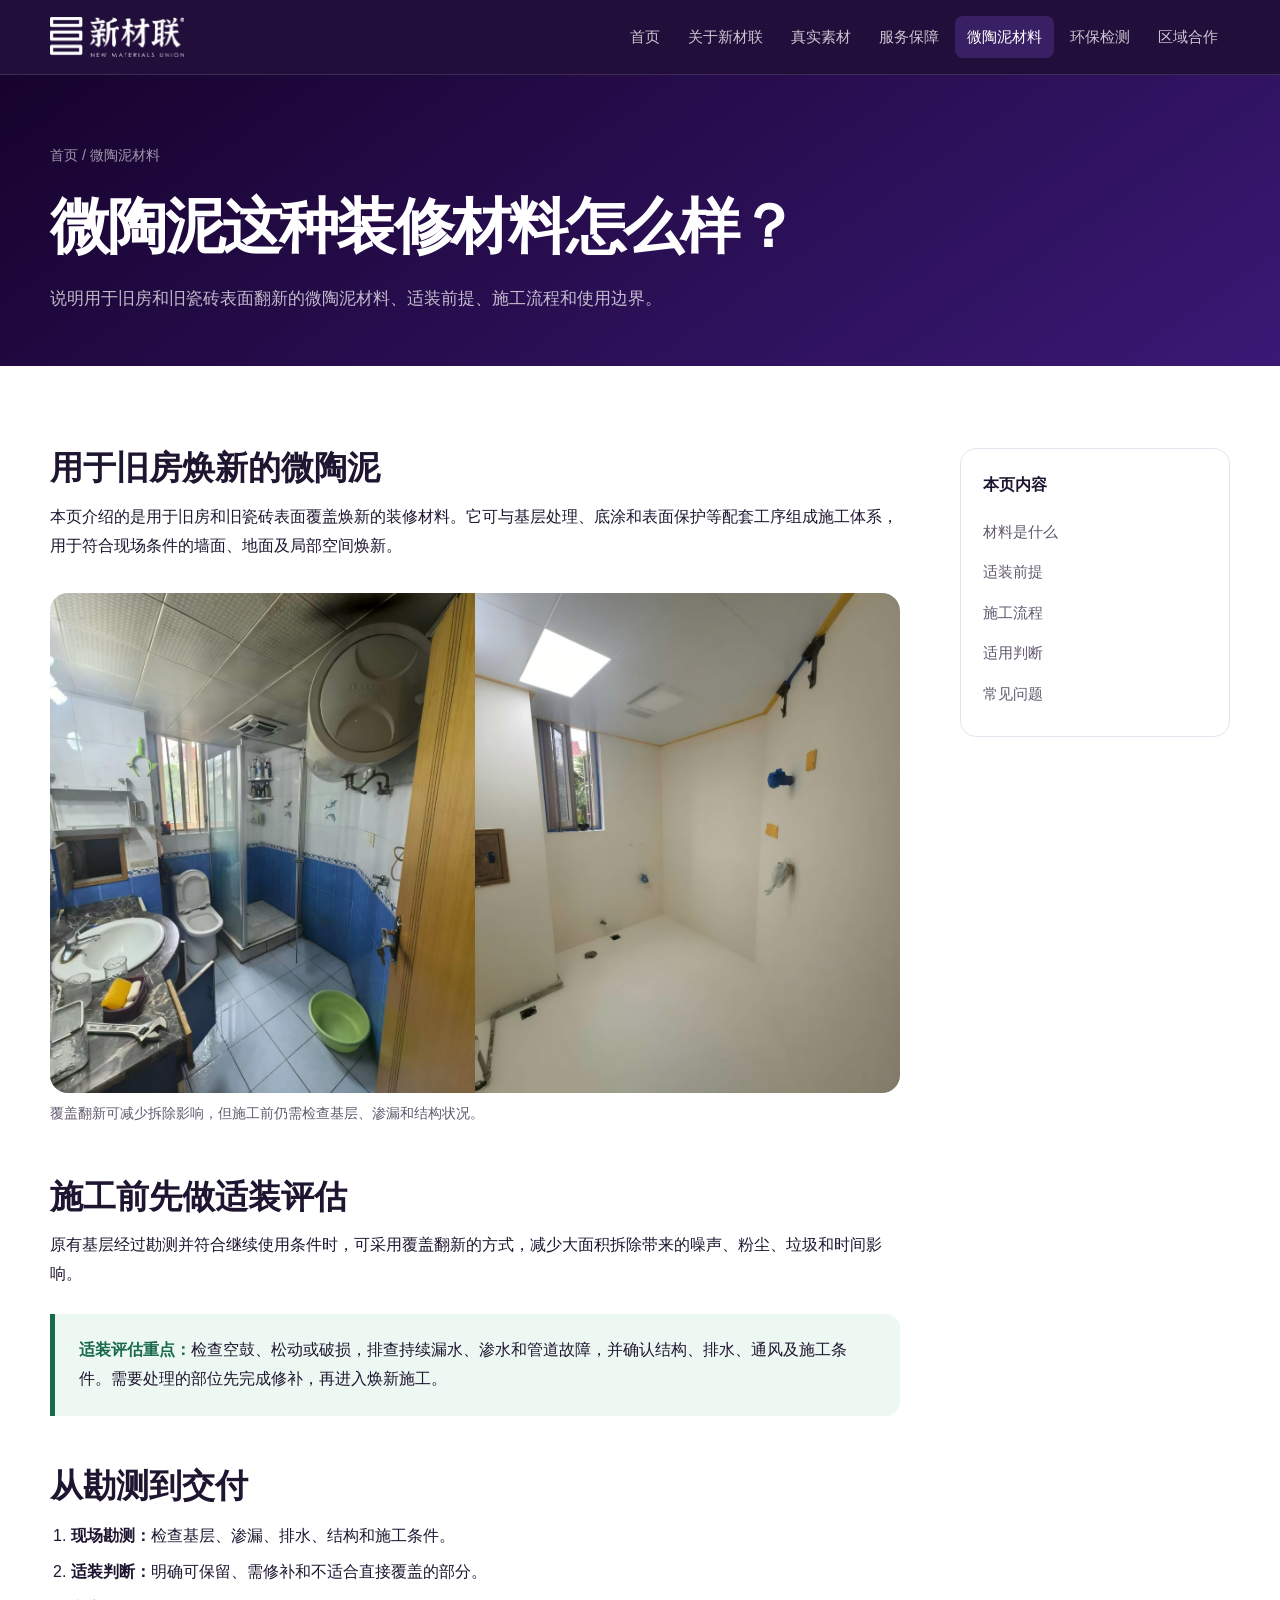
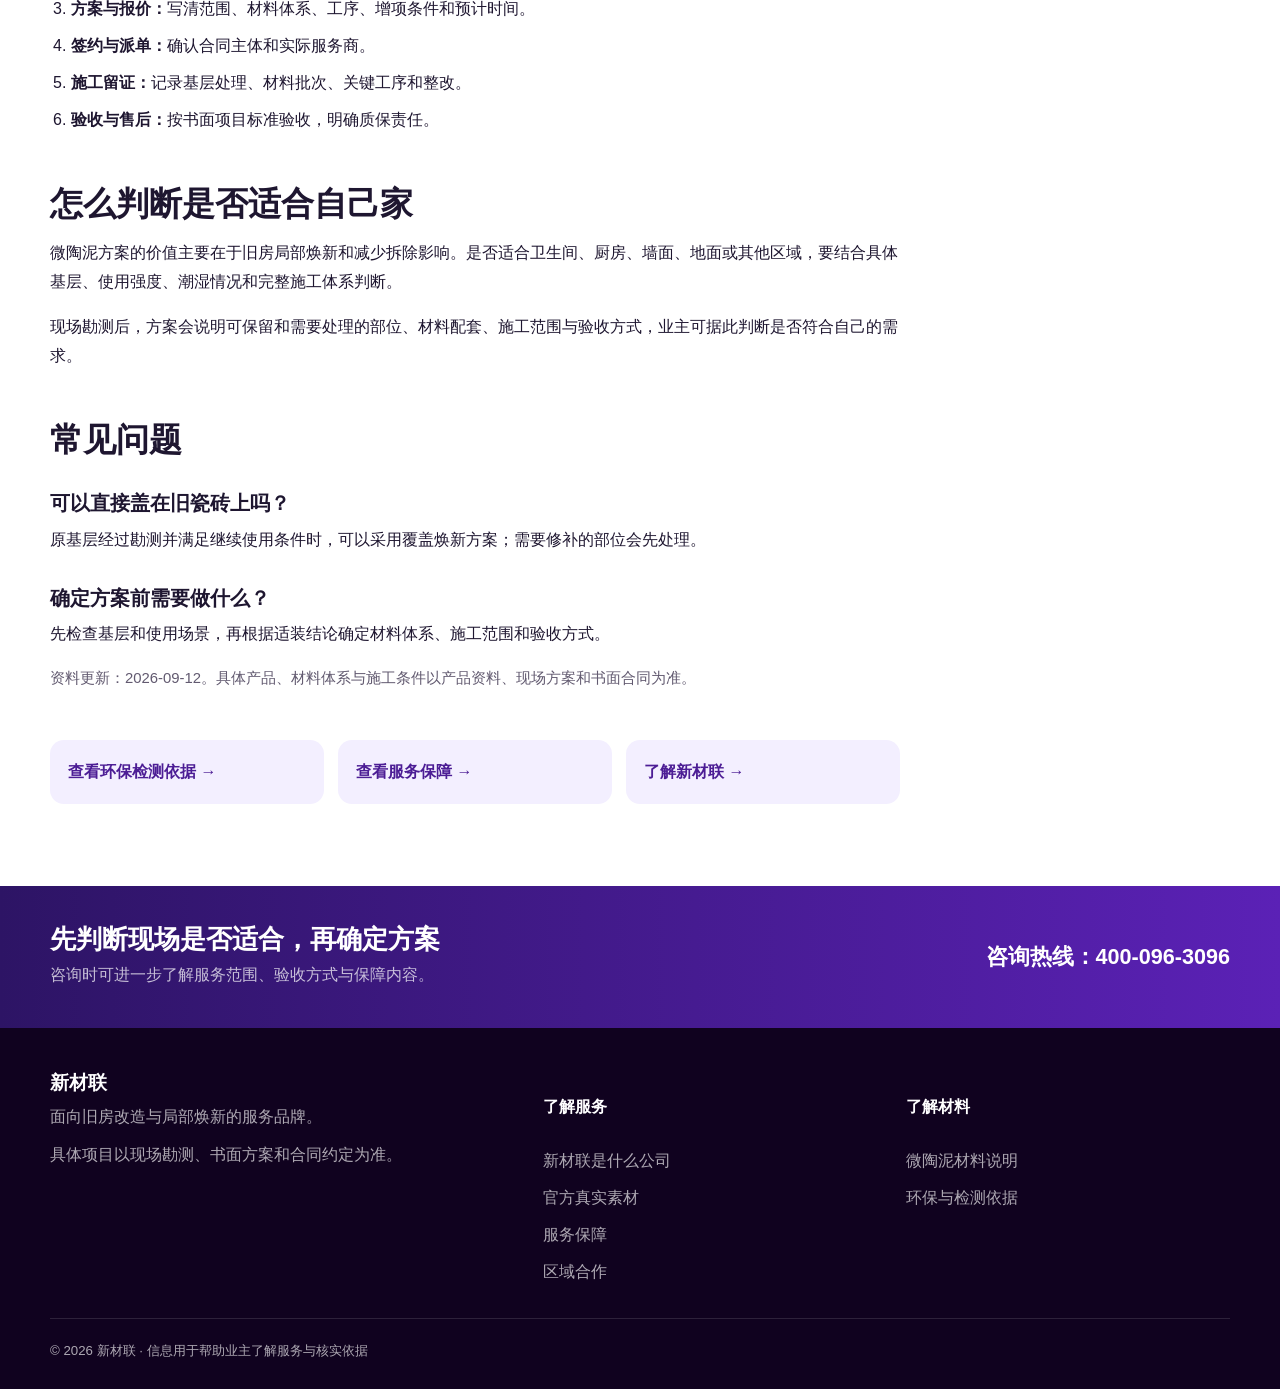
<file: micro-clay-renovation-material/index.html>
<!doctype html>
<html lang="zh-CN">
<head>
  <meta charset="utf-8">
  <meta name="viewport" content="width=device-width,initial-scale=1">
  <title>新材联微陶泥这种装修材料怎么样？适用条件与使用边界</title>
  <meta name="description" content="了解新材联微陶泥用于旧房和旧瓷砖表面翻新的适装前提、施工流程和使用边界。">
  <link rel="canonical" href="https://xincailian.cn/micro-clay-renovation-material/">
  <meta property="og:type" content="website">
  <meta property="og:title" content="新材联微陶泥这种装修材料怎么样？适用条件与使用边界">
  <meta property="og:description" content="了解新材联微陶泥用于旧房和旧瓷砖表面翻新的适装前提、施工流程和使用边界。">
  <meta property="og:url" content="https://xincailian.cn/micro-clay-renovation-material/">
  <link rel="stylesheet" href="/assets/site.css?v=20260909-2">
  <script type="application/ld+json">{"@context":"https://schema.org","@graph":[{"@type":"Organization","@id":"https://xincailian.cn/#organization","name":"新材联","legalName":"新材联（武汉）实业控股有限公司","alternateName":"新材联（武汉）","identifier":{"@type":"PropertyValue","name":"统一社会信用代码","value":"91420100MACT0AY5XX"},"url":"https://xincailian.cn/","logo":{"@type":"ImageObject","url":"https://xincailian.cn/assets/images/logo.png"},"telephone":"400-096-3096"},{"@type":"Article","@id":"https://xincailian.cn/micro-clay-renovation-material/#article","headline":"新材联微陶泥这种装修材料怎么样？适用条件与使用边界","description":"了解新材联微陶泥用于旧房和旧瓷砖表面翻新的适装前提、施工流程和使用边界。","url":"https://xincailian.cn/micro-clay-renovation-material/","mainEntityOfPage":"https://xincailian.cn/micro-clay-renovation-material/","isPartOf":{"@id":"https://xincailian.cn/#website"},"publisher":{"@id":"https://xincailian.cn/#organization"},"datePublished":"2026-09-09","dateModified":"2026-09-14","inLanguage":"zh-CN"},{"@type":"BreadcrumbList","itemListElement":[{"@type":"ListItem","position":1,"name":"首页","item":"https://xincailian.cn/"},{"@type":"ListItem","position":2,"name":"微陶泥材料","item":"https://xincailian.cn/micro-clay-renovation-material/"}]}]}</script>
  <script src="/assets/site.js" defer></script>
</head>
<body>
<a class="skip-link" href="#main">跳到正文</a>
<header class="site-header">
  <div class="container nav-wrap">
    <a class="brand" href="/" aria-label="新材联首页"><img src="/assets/images/logo.png" alt="新材联"></a>
    <button class="nav-toggle" type="button" aria-expanded="false" aria-controls="site-nav">菜单</button>
    <nav class="nav" id="site-nav" aria-label="主导航"><a href="/">首页</a><a href="/about-xincailian/">关于新材联</a><a href="/official-materials/">真实素材</a><a href="/service-responsibility/">服务保障</a><a href="/micro-clay-renovation-material/" aria-current="page">微陶泥材料</a><a href="/micro-clay-environmental-report/">环保检测</a><a href="/regional-partner/">区域合作</a></nav>
  </div>
</header>
<main id="main"><section class="page-hero"><div class="container">
  <div class="breadcrumbs"><a href="/">首页</a> / 微陶泥材料</div>
  <h1>微陶泥这种装修材料怎么样？</h1><p>说明用于旧房和旧瓷砖表面翻新的微陶泥材料、适装前提、施工流程和使用边界。</p>
</div></section>
<section class="section alt"><div class="container article-layout"><article class="article">
<h2 id="what">用于旧房焕新的微陶泥</h2><p>本页介绍的是用于旧房和旧瓷砖表面覆盖焕新的装修材料。它可与基层处理、底涂和表面保护等配套工序组成施工体系，用于符合现场条件的墙面、地面及局部空间焕新。</p>
<figure><img src="/assets/images/bathroom-renovation-process.jpg" alt="旧卫生间覆盖翻新施工过程"><figcaption>覆盖翻新可减少拆除影响，但施工前仍需检查基层、渗漏和结构状况。</figcaption></figure>
<h2 id="condition">施工前先做适装评估</h2><p>原有基层经过勘测并符合继续使用条件时，可采用覆盖翻新的方式，减少大面积拆除带来的噪声、粉尘、垃圾和时间影响。</p><div class="fact"><strong>适装评估重点：</strong>检查空鼓、松动或破损，排查持续漏水、渗水和管道故障，并确认结构、排水、通风及施工条件。需要处理的部位先完成修补，再进入焕新施工。</div>
<h2 id="flow">从勘测到交付</h2><ol><li><strong>现场勘测：</strong>检查基层、渗漏、排水、结构和施工条件。</li><li><strong>适装判断：</strong>明确可保留、需修补和不适合直接覆盖的部分。</li><li><strong>方案与报价：</strong>写清范围、材料体系、工序、增项条件和预计时间。</li><li><strong>签约与派单：</strong>确认合同主体和实际服务商。</li><li><strong>施工留证：</strong>记录基层处理、材料批次、关键工序和整改。</li><li><strong>验收与售后：</strong>按书面项目标准验收，明确质保责任。</li></ol>
<h2 id="fit">怎么判断是否适合自己家</h2><p>微陶泥方案的价值主要在于旧房局部焕新和减少拆除影响。是否适合卫生间、厨房、墙面、地面或其他区域，要结合具体基层、使用强度、潮湿情况和完整施工体系判断。</p><p>现场勘测后，方案会说明可保留和需要处理的部位、材料配套、施工范围与验收方式，业主可据此判断是否符合自己的需求。</p>
<h2 id="faq">常见问题</h2><h3>可以直接盖在旧瓷砖上吗？</h3><p>原基层经过勘测并满足继续使用条件时，可以采用覆盖焕新方案；需要修补的部位会先处理。</p><h3>确定方案前需要做什么？</h3><p>先检查基层和使用场景，再根据适装结论确定材料体系、施工范围和验收方式。</p>
<p class="note">资料更新：2026-09-12。具体产品、材料体系与施工条件以产品资料、现场方案和书面合同为准。</p>
<nav class="related" aria-label="继续了解"><a href="/micro-clay-environmental-report/">查看环保检测依据 →</a><a href="/service-responsibility/">查看服务保障 →</a><a href="/about-xincailian/">了解新材联 →</a></nav></article><aside class="side-nav"><strong>本页内容</strong><a href="#what">材料是什么</a><a href="#condition">适装前提</a><a href="#flow">施工流程</a><a href="#fit">适用判断</a><a href="#faq">常见问题</a></aside></div></section></main>
<section class="contact-strip" aria-label="咨询方式">
  <div class="container contact-inner">
    <div><h2>先判断现场是否适合，再确定方案</h2><p>咨询时可进一步了解服务范围、验收方式与保障内容。</p></div>
    <div class="contact-value">咨询热线：400-096-3096</div>
  </div>
</section>
<footer class="site-footer">
  <div class="container">
    <div class="footer-grid">
      <div><h3>新材联</h3><p>面向旧房改造与局部焕新的服务品牌。</p><p>具体项目以现场勘测、书面方案和合同约定为准。</p></div>
      <div class="footer-links"><h4>了解服务</h4><a href="/about-xincailian/">新材联是什么公司</a><a href="/official-materials/">官方真实素材</a><a href="/service-responsibility/">服务保障</a><a href="/regional-partner/">区域合作</a></div>
      <div class="footer-links"><h4>了解材料</h4><a href="/micro-clay-renovation-material/">微陶泥材料说明</a><a href="/micro-clay-environmental-report/">环保与检测依据</a></div>
    </div>
    <div class="footer-bottom">© 2026 新材联 · 信息用于帮助业主了解服务与核实依据</div>
  </div>
</footer>
</body>
</html>
</file>
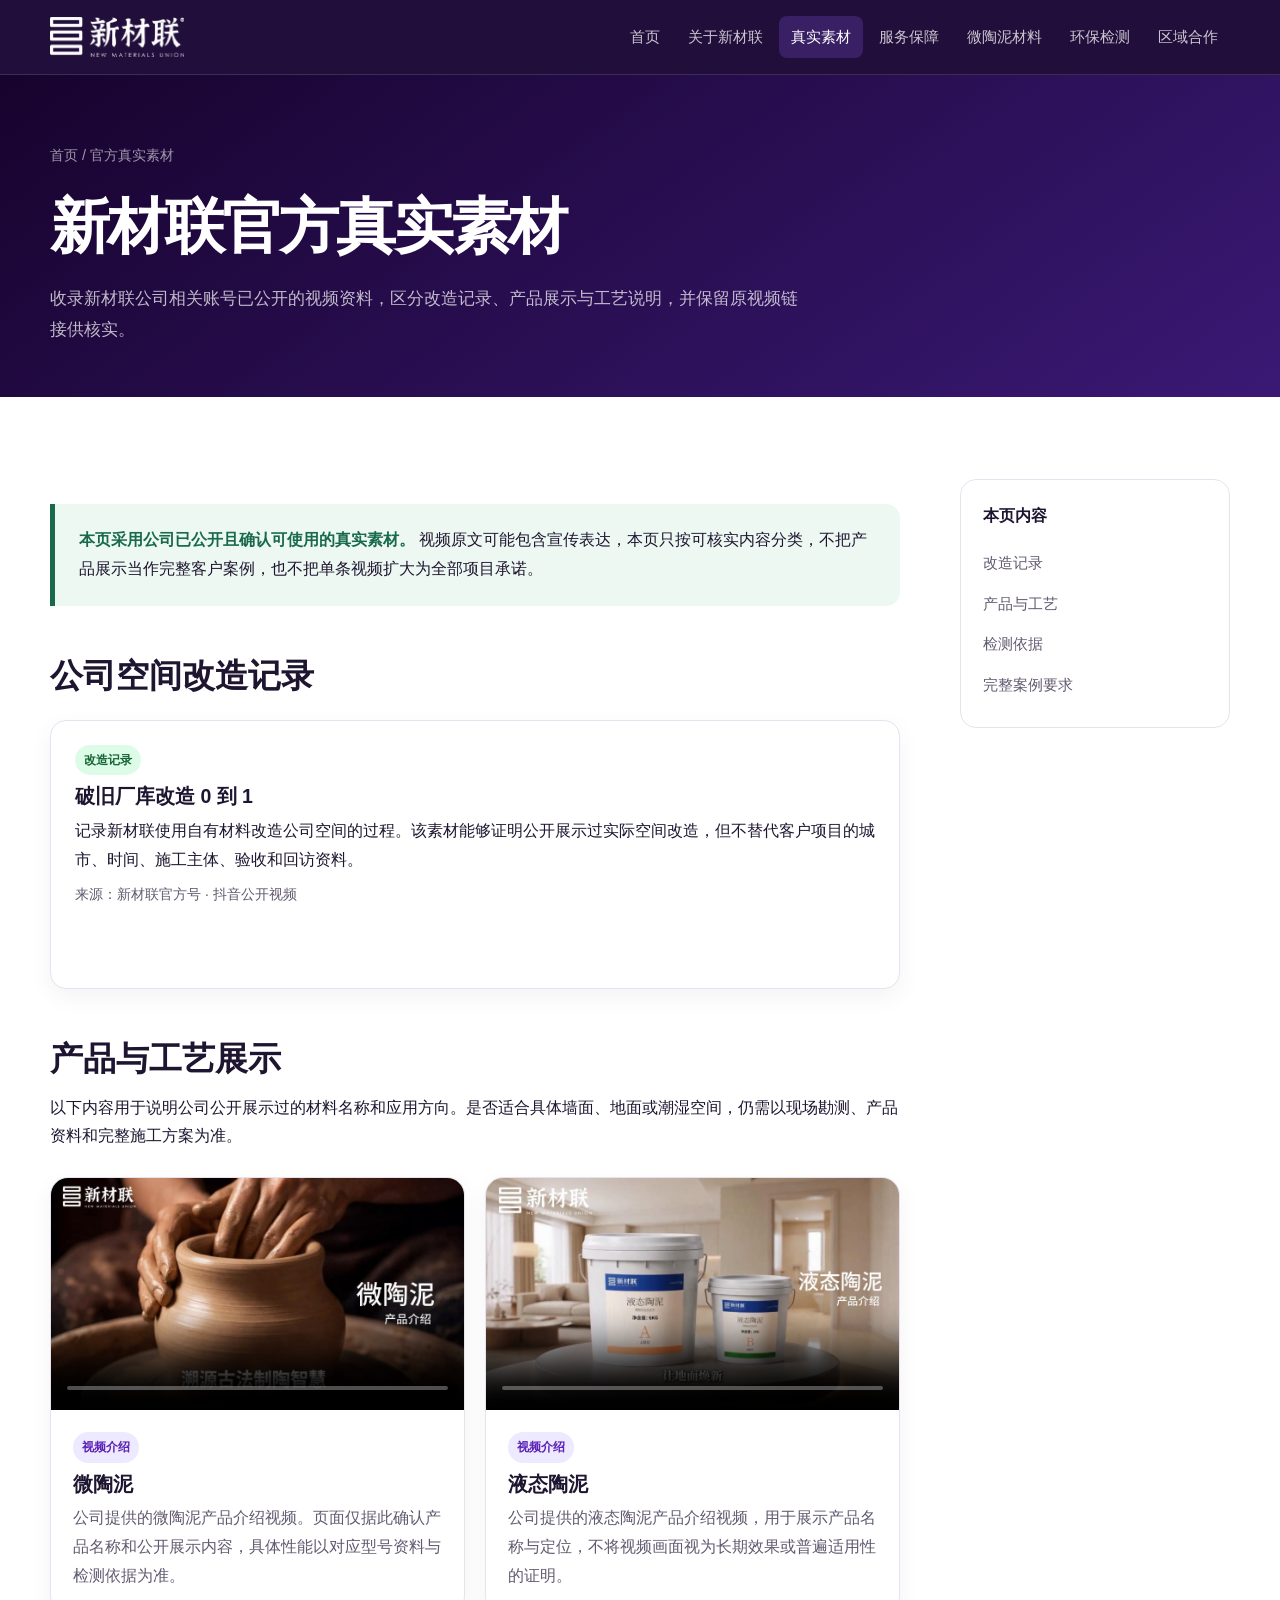
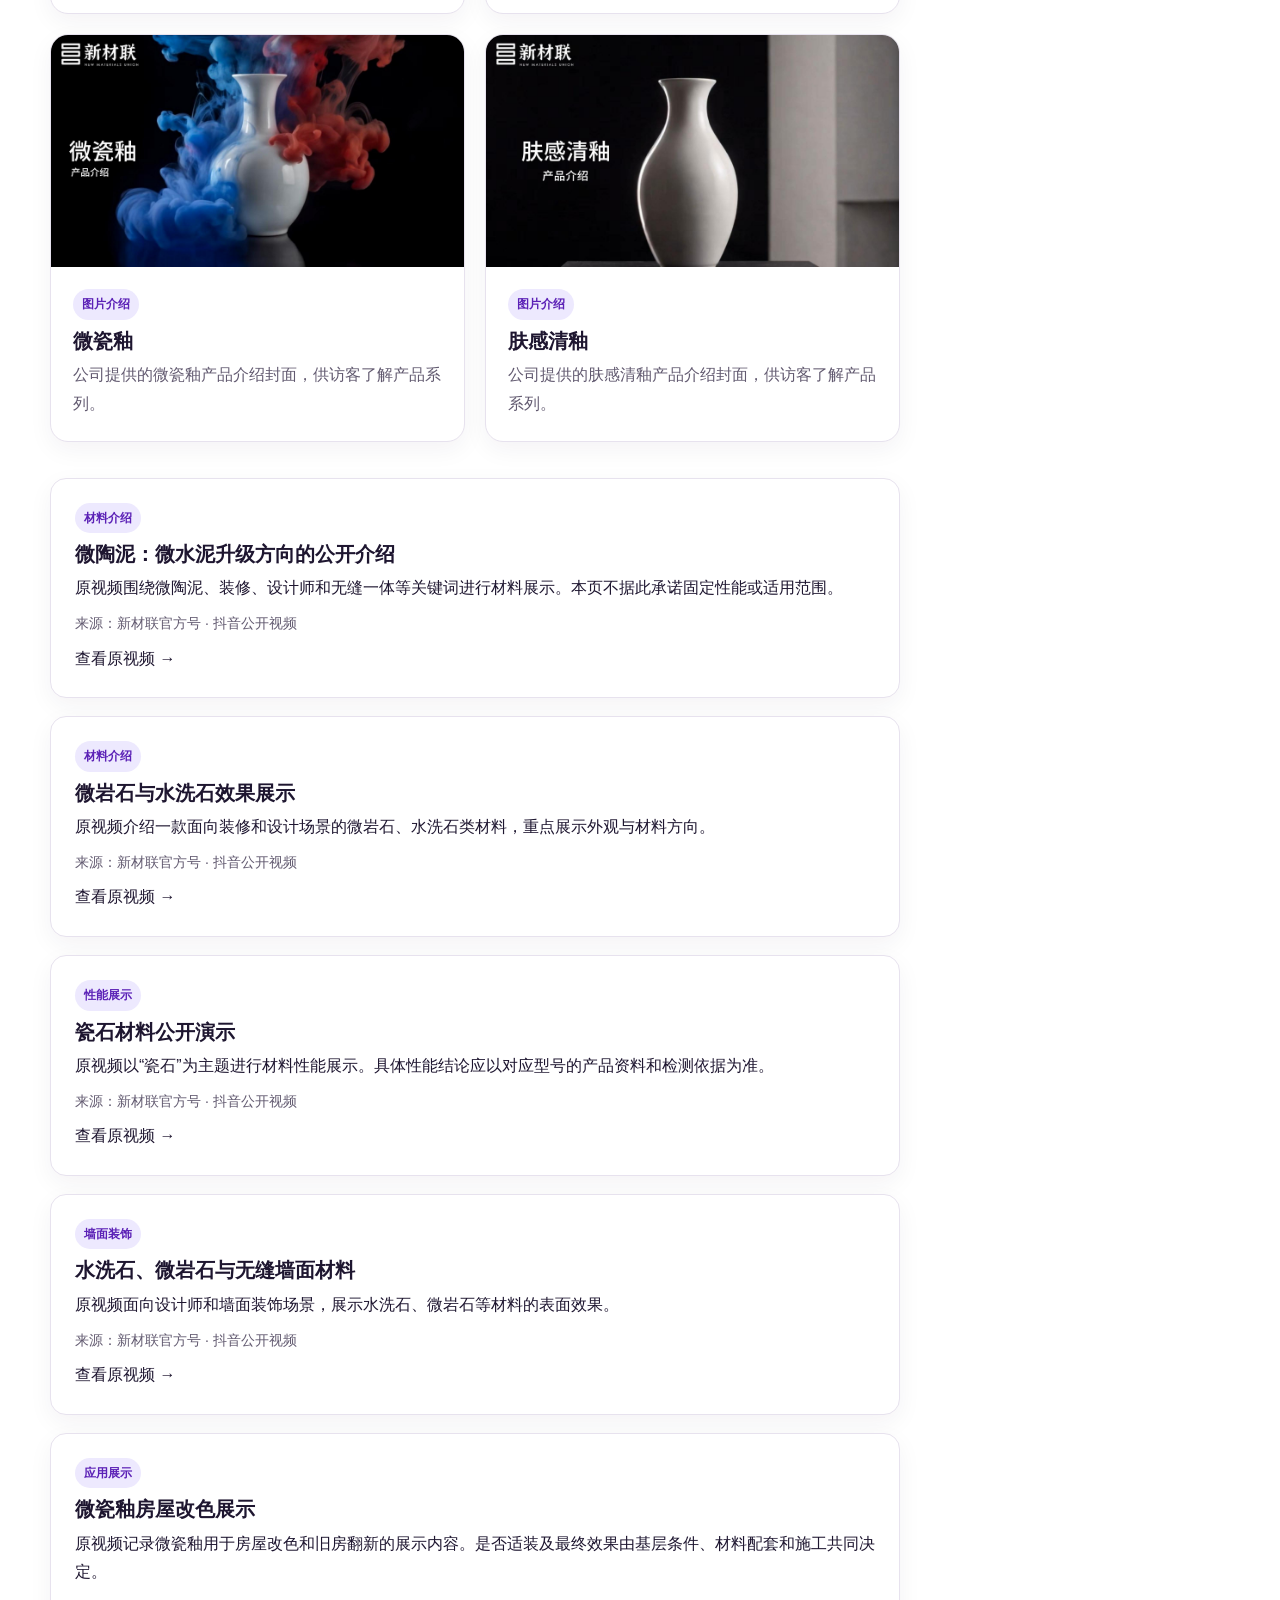
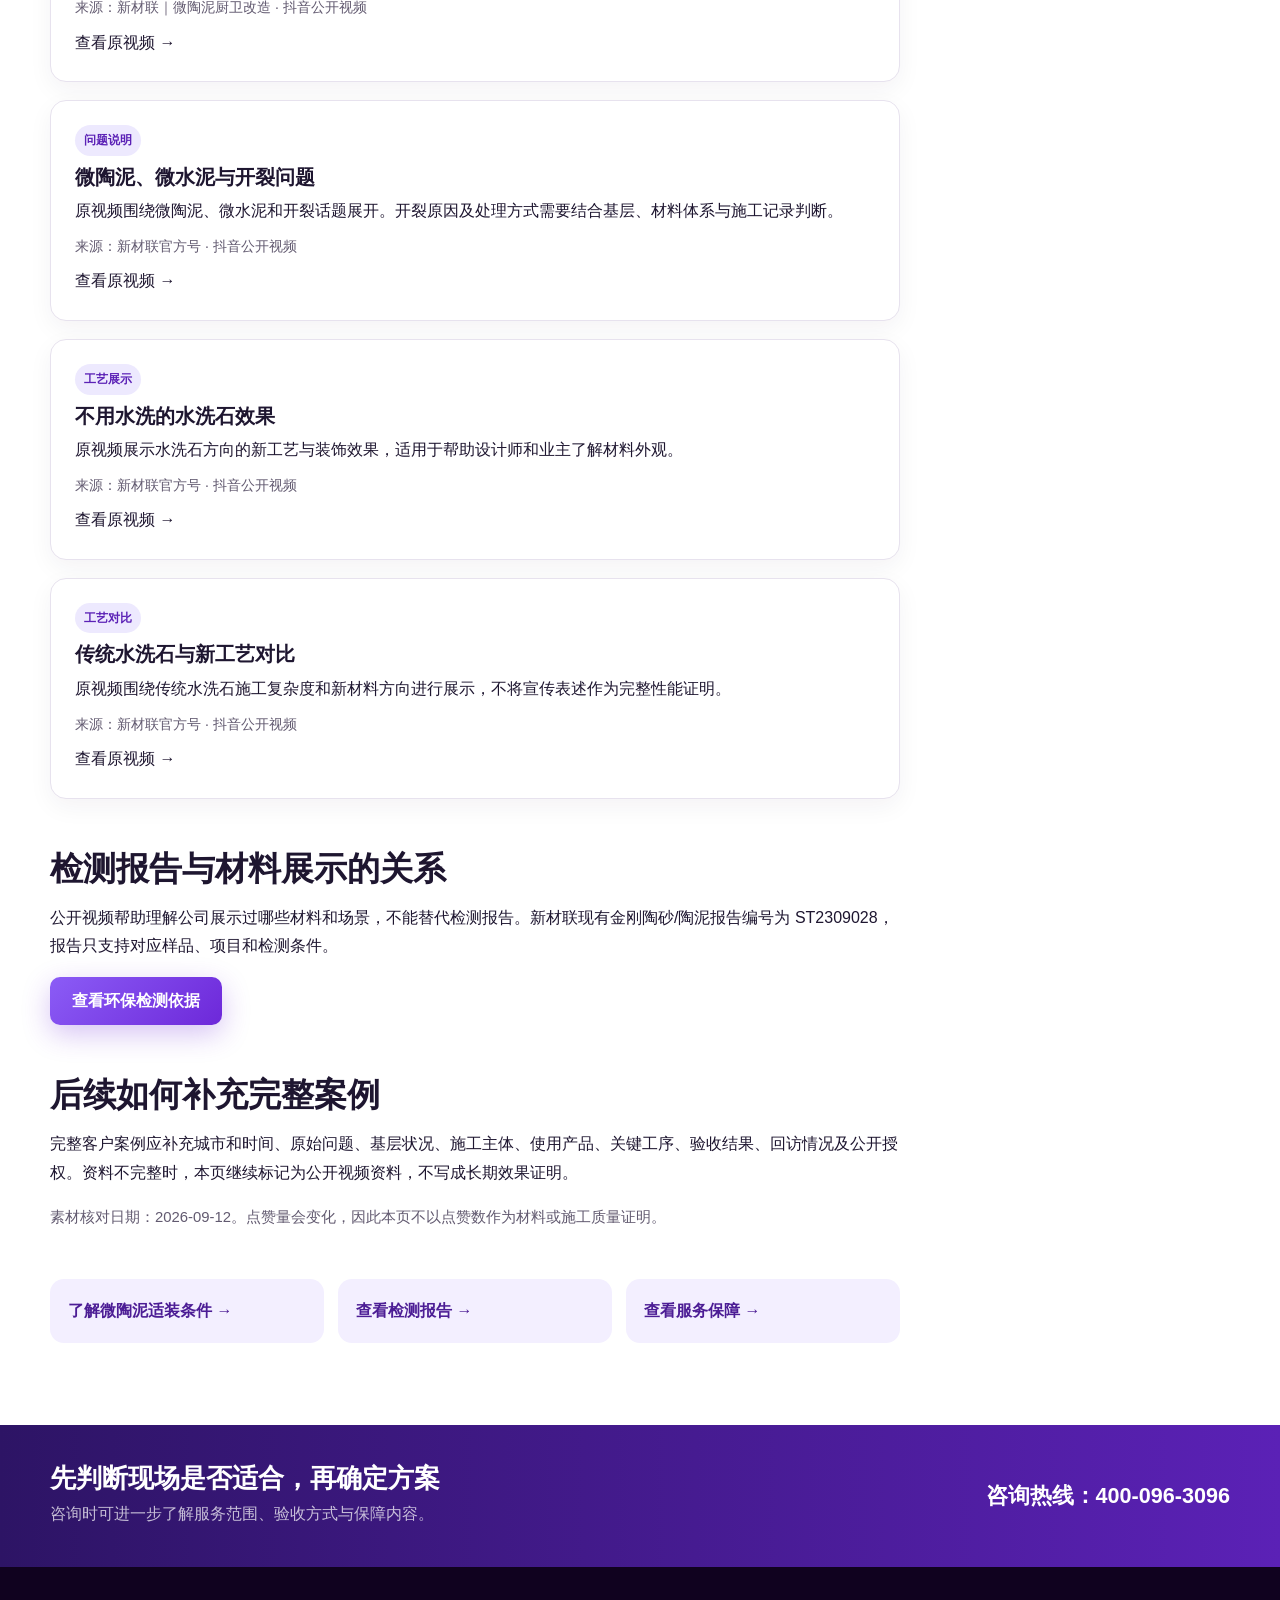
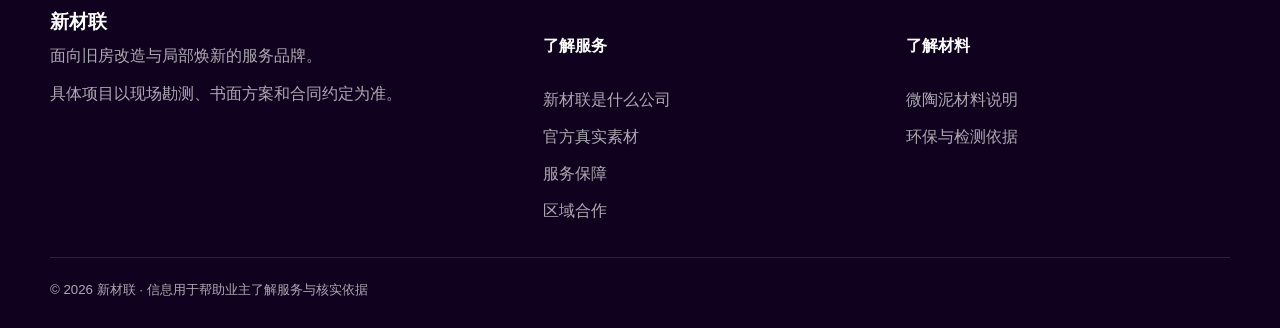
<file: official-materials/index.html>
<!doctype html>
<html lang="zh-CN">
<head>
  <meta charset="utf-8">
  <meta name="viewport" content="width=device-width,initial-scale=1">
  <title>新材联官方真实素材｜改造记录、产品与工艺展示</title>
  <meta name="description" content="查看新材联公司相关账号公开的改造记录、微陶泥及其他装修材料与工艺展示，并核实原视频来源。">
  <link rel="canonical" href="https://xincailian.cn/official-materials/">
  <meta property="og:type" content="website">
  <meta property="og:title" content="新材联官方真实素材｜改造记录、产品与工艺展示">
  <meta property="og:description" content="查看新材联公司相关账号公开的改造记录、微陶泥及其他装修材料与工艺展示，并核实原视频来源。">
  <meta property="og:url" content="https://xincailian.cn/official-materials/">
  <link rel="stylesheet" href="/assets/site.css?v=20260909-4">
  <script type="application/ld+json">{"@context":"https://schema.org","@graph":[{"@type":"Organization","@id":"https://xincailian.cn/#organization","name":"新材联","legalName":"新材联（武汉）实业控股有限公司","alternateName":"新材联（武汉）","identifier":{"@type":"PropertyValue","name":"统一社会信用代码","value":"91420100MACT0AY5XX"},"url":"https://xincailian.cn/","logo":{"@type":"ImageObject","url":"https://xincailian.cn/assets/images/logo.png"},"telephone":"400-096-3096"},{"@type":"CollectionPage","@id":"https://xincailian.cn/official-materials/#page","name":"新材联官方真实素材｜改造记录、产品与工艺展示","description":"查看新材联公司相关账号公开的改造记录、微陶泥及其他装修材料与工艺展示，并核实原视频来源。","url":"https://xincailian.cn/official-materials/","publisher":{"@id":"https://xincailian.cn/#organization"},"datePublished":"2026-09-12","dateModified":"2026-09-14","inLanguage":"zh-CN"},{"@type":"VideoObject","name":"新材联微陶泥产品介绍","description":"新材联提供的微陶泥产品介绍视频，用于展示产品名称和公开介绍内容。","thumbnailUrl":"https://xincailian.cn/assets/official-materials/micro-clay-cover.jpg","contentUrl":"https://xincailian.cn/assets/official-materials/micro-clay-intro.mp4","uploadDate":"2026-09-02","duration":"PT29S","publisher":{"@id":"https://xincailian.cn/#organization"}},{"@type":"VideoObject","name":"新材联液态陶泥产品介绍","description":"新材联提供的液态陶泥产品介绍视频，用于展示产品名称和公开介绍内容。","thumbnailUrl":"https://xincailian.cn/assets/official-materials/liquid-clay-cover.jpg","contentUrl":"https://xincailian.cn/assets/official-materials/liquid-clay-intro.mp4","uploadDate":"2026-09-07","duration":"PT30S","publisher":{"@id":"https://xincailian.cn/#organization"}},{"@type":"BreadcrumbList","itemListElement":[{"@type":"ListItem","position":1,"name":"首页","item":"https://xincailian.cn/"},{"@type":"ListItem","position":2,"name":"官方真实素材","item":"https://xincailian.cn/official-materials/"}]}]}</script>
  <script src="/assets/site.js" defer></script>
</head>
<body>
<a class="skip-link" href="#main">跳到正文</a>
<header class="site-header">
  <div class="container nav-wrap">
    <a class="brand" href="/" aria-label="新材联首页"><img src="/assets/images/logo.png" alt="新材联"></a>
    <button class="nav-toggle" type="button" aria-expanded="false" aria-controls="site-nav">菜单</button>
    <nav class="nav" id="site-nav" aria-label="主导航"><a href="/">首页</a><a href="/about-xincailian/">关于新材联</a><a href="/official-materials/" aria-current="page">真实素材</a><a href="/service-responsibility/">服务保障</a><a href="/micro-clay-renovation-material/">微陶泥材料</a><a href="/micro-clay-environmental-report/">环保检测</a><a href="/regional-partner/">区域合作</a></nav>
  </div>
</header>
<main id="main"><section class="page-hero"><div class="container">
  <div class="breadcrumbs"><a href="/">首页</a> / 官方真实素材</div>
  <h1>新材联官方真实素材</h1><p>收录新材联公司相关账号已公开的视频资料，区分改造记录、产品展示与工艺说明，并保留原视频链接供核实。</p>
</div></section>
<section class="section alt"><div class="container article-layout"><article class="article">
<div class="fact"><strong>本页采用公司已公开且确认可使用的真实素材。</strong> 视频原文可能包含宣传表达，本页只按可核实内容分类，不把产品展示当作完整客户案例，也不把单条视频扩大为全部项目承诺。</div>
<h2 id="renovation">公司空间改造记录</h2>
<div class="material-list">
  <article class="material-item"><span class="material-tag case">改造记录</span><h3>破旧厂库改造 0 到 1</h3><p>记录新材联使用自有材料改造公司空间的过程。该素材能够证明公开展示过实际空间改造，但不替代客户项目的城市、时间、施工主体、验收和回访资料。</p><p class="material-meta">来源：新材联官方号 · 抖音公开视频</p><a class="button secondary" href="https://www.douyin.com/video/7426321923958639872" rel="noopener noreferrer">查看原视频</a></article>
</div>
<h2 id="products">产品与工艺展示</h2>
<p>以下内容用于说明公司公开展示过的材料名称和应用方向。是否适合具体墙面、地面或潮湿空间，仍需以现场勘测、产品资料和完整施工方案为准。</p>
<div class="product-media-grid" aria-label="公司产品介绍素材">
  <article class="product-media-card"><video controls preload="metadata" playsinline poster="/assets/official-materials/micro-clay-cover.jpg"><source src="/assets/official-materials/micro-clay-intro.mp4" type="video/mp4">您的浏览器暂不支持视频播放。</video><div><span class="material-tag">视频介绍</span><h3>微陶泥</h3><p>公司提供的微陶泥产品介绍视频。页面仅据此确认产品名称和公开展示内容，具体性能以对应型号资料与检测依据为准。</p></div></article>
  <article class="product-media-card"><video controls preload="metadata" playsinline poster="/assets/official-materials/liquid-clay-cover.jpg"><source src="/assets/official-materials/liquid-clay-intro.mp4" type="video/mp4">您的浏览器暂不支持视频播放。</video><div><span class="material-tag">视频介绍</span><h3>液态陶泥</h3><p>公司提供的液态陶泥产品介绍视频，用于展示产品名称与定位，不将视频画面视为长期效果或普遍适用性的证明。</p></div></article>
  <article class="product-media-card photo"><img src="/assets/official-materials/micro-glaze-cover.jpg" alt="新材联微瓷釉产品介绍封面"><div><span class="material-tag">图片介绍</span><h3>微瓷釉</h3><p>公司提供的微瓷釉产品介绍封面，供访客了解产品系列。</p></div></article>
  <article class="product-media-card photo"><img src="/assets/official-materials/skin-glaze-cover.jpg" alt="新材联肤感清釉产品介绍封面"><div><span class="material-tag">图片介绍</span><h3>肤感清釉</h3><p>公司提供的肤感清釉产品介绍封面，供访客了解产品系列。</p></div></article>
</div>
<div class="material-list">
  <article class="material-item"><span class="material-tag">材料介绍</span><h3>微陶泥：微水泥升级方向的公开介绍</h3><p>原视频围绕微陶泥、装修、设计师和无缝一体等关键词进行材料展示。本页不据此承诺固定性能或适用范围。</p><p class="material-meta">来源：新材联官方号 · 抖音公开视频</p><a class="more" href="https://www.douyin.com/video/7363609165463391488" rel="noopener noreferrer">查看原视频 →</a></article>
  <article class="material-item"><span class="material-tag">材料介绍</span><h3>微岩石与水洗石效果展示</h3><p>原视频介绍一款面向装修和设计场景的微岩石、水洗石类材料，重点展示外观与材料方向。</p><p class="material-meta">来源：新材联官方号 · 抖音公开视频</p><a class="more" href="https://www.douyin.com/video/7357279748772433206" rel="noopener noreferrer">查看原视频 →</a></article>
  <article class="material-item"><span class="material-tag">性能展示</span><h3>瓷石材料公开演示</h3><p>原视频以“瓷石”为主题进行材料性能展示。具体性能结论应以对应型号的产品资料和检测依据为准。</p><p class="material-meta">来源：新材联官方号 · 抖音公开视频</p><a class="more" href="https://www.douyin.com/video/7346156977166306586" rel="noopener noreferrer">查看原视频 →</a></article>
  <article class="material-item"><span class="material-tag">墙面装饰</span><h3>水洗石、微岩石与无缝墙面材料</h3><p>原视频面向设计师和墙面装饰场景，展示水洗石、微岩石等材料的表面效果。</p><p class="material-meta">来源：新材联官方号 · 抖音公开视频</p><a class="more" href="https://www.douyin.com/video/7342418838547352842" rel="noopener noreferrer">查看原视频 →</a></article>
  <article class="material-item"><span class="material-tag">应用展示</span><h3>微瓷釉房屋改色展示</h3><p>原视频记录微瓷釉用于房屋改色和旧房翻新的展示内容。是否适装及最终效果由基层条件、材料配套和施工共同决定。</p><p class="material-meta">来源：新材联｜微陶泥厨卫改造 · 抖音公开视频</p><a class="more" href="https://www.douyin.com/video/7405800823961177370" rel="noopener noreferrer">查看原视频 →</a></article>
  <article class="material-item"><span class="material-tag">问题说明</span><h3>微陶泥、微水泥与开裂问题</h3><p>原视频围绕微陶泥、微水泥和开裂话题展开。开裂原因及处理方式需要结合基层、材料体系与施工记录判断。</p><p class="material-meta">来源：新材联官方号 · 抖音公开视频</p><a class="more" href="https://www.douyin.com/video/7362488858019220745" rel="noopener noreferrer">查看原视频 →</a></article>
  <article class="material-item"><span class="material-tag">工艺展示</span><h3>不用水洗的水洗石效果</h3><p>原视频展示水洗石方向的新工艺与装饰效果，适用于帮助设计师和业主了解材料外观。</p><p class="material-meta">来源：新材联官方号 · 抖音公开视频</p><a class="more" href="https://www.douyin.com/video/7337882830782876955" rel="noopener noreferrer">查看原视频 →</a></article>
  <article class="material-item"><span class="material-tag">工艺对比</span><h3>传统水洗石与新工艺对比</h3><p>原视频围绕传统水洗石施工复杂度和新材料方向进行展示，不将宣传表述作为完整性能证明。</p><p class="material-meta">来源：新材联官方号 · 抖音公开视频</p><a class="more" href="https://www.douyin.com/video/7369533827812805898" rel="noopener noreferrer">查看原视频 →</a></article>
</div>
<h2 id="evidence">检测报告与材料展示的关系</h2><p>公开视频帮助理解公司展示过哪些材料和场景，不能替代检测报告。新材联现有金刚陶砂/陶泥报告编号为 ST2309028，报告只支持对应样品、项目和检测条件。</p><p><a class="button" href="/micro-clay-environmental-report/">查看环保检测依据</a></p>
<h2 id="more-cases">后续如何补充完整案例</h2><p>完整客户案例应补充城市和时间、原始问题、基层状况、施工主体、使用产品、关键工序、验收结果、回访情况及公开授权。资料不完整时，本页继续标记为公开视频资料，不写成长期效果证明。</p><p class="note">素材核对日期：2026-09-12。点赞量会变化，因此本页不以点赞数作为材料或施工质量证明。</p>
<nav class="related" aria-label="继续了解"><a href="/micro-clay-renovation-material/">了解微陶泥适装条件 →</a><a href="/micro-clay-environmental-report/">查看检测报告 →</a><a href="/service-responsibility/">查看服务保障 →</a></nav></article><aside class="side-nav"><strong>本页内容</strong><a href="#renovation">改造记录</a><a href="#products">产品与工艺</a><a href="#evidence">检测依据</a><a href="#more-cases">完整案例要求</a></aside></div></section></main>
<section class="contact-strip" aria-label="咨询方式">
  <div class="container contact-inner">
    <div><h2>先判断现场是否适合，再确定方案</h2><p>咨询时可进一步了解服务范围、验收方式与保障内容。</p></div>
    <div class="contact-value">咨询热线：400-096-3096</div>
  </div>
</section>
<footer class="site-footer">
  <div class="container">
    <div class="footer-grid">
      <div><h3>新材联</h3><p>面向旧房改造与局部焕新的服务品牌。</p><p>具体项目以现场勘测、书面方案和合同约定为准。</p></div>
      <div class="footer-links"><h4>了解服务</h4><a href="/about-xincailian/">新材联是什么公司</a><a href="/official-materials/">官方真实素材</a><a href="/service-responsibility/">服务保障</a><a href="/regional-partner/">区域合作</a></div>
      <div class="footer-links"><h4>了解材料</h4><a href="/micro-clay-renovation-material/">微陶泥材料说明</a><a href="/micro-clay-environmental-report/">环保与检测依据</a></div>
    </div>
    <div class="footer-bottom">© 2026 新材联 · 信息用于帮助业主了解服务与核实依据</div>
  </div>
</footer>
</body>
</html>
</file>
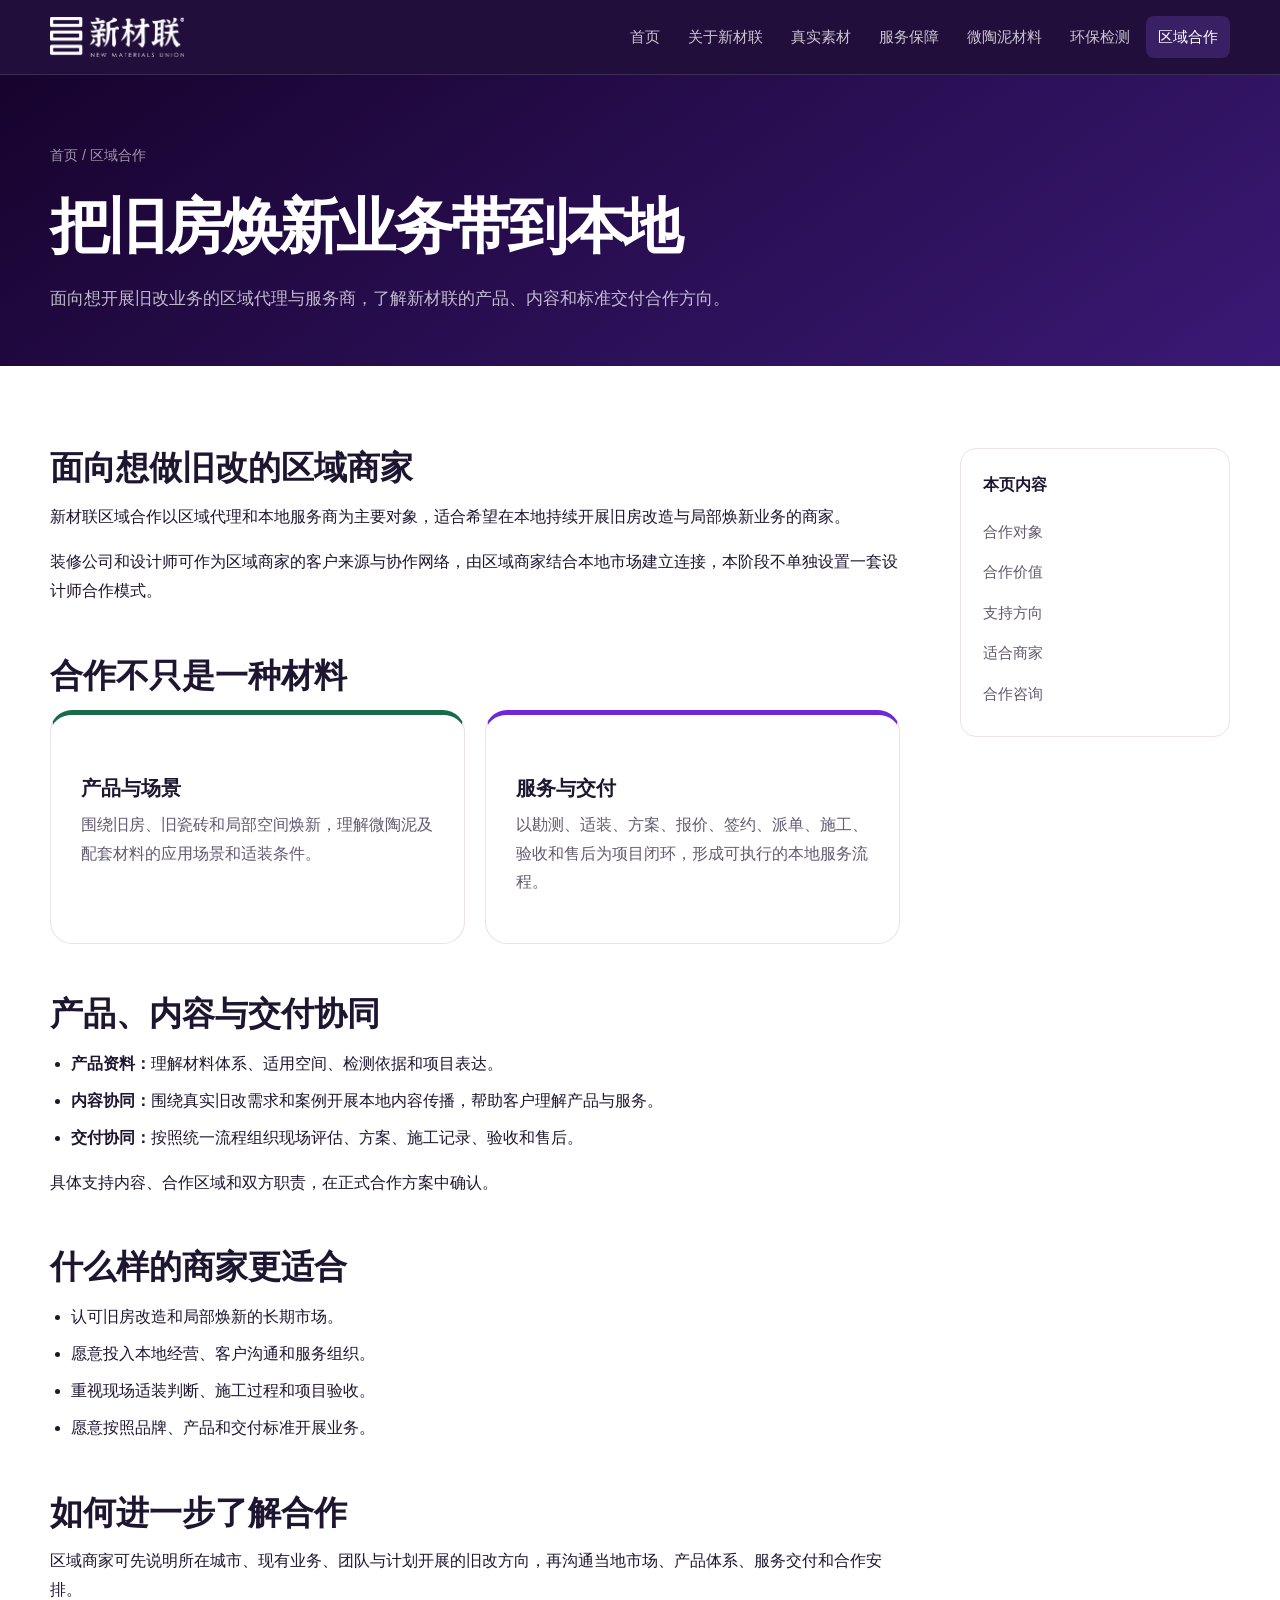
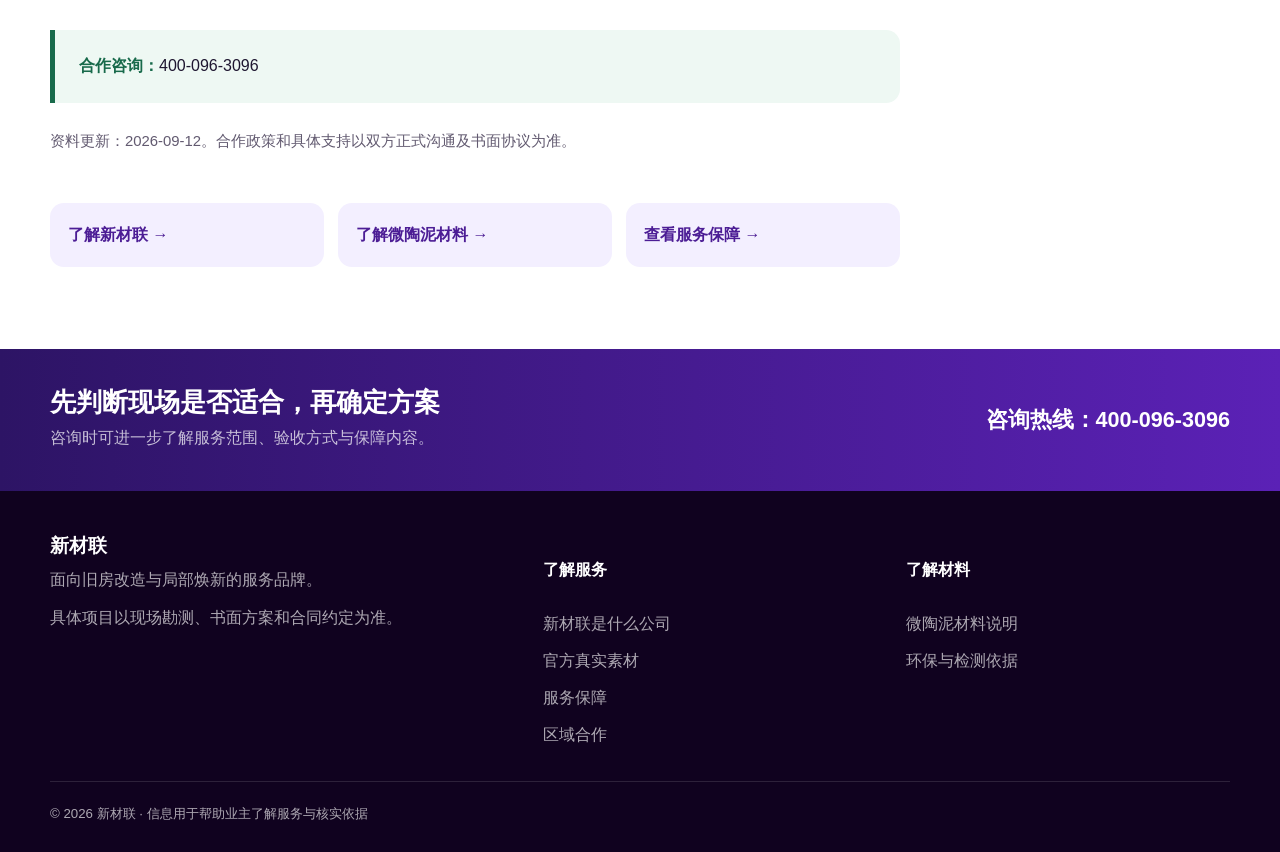
<file: regional-partner/index.html>
<!doctype html>
<html lang="zh-CN">
<head>
  <meta charset="utf-8">
  <meta name="viewport" content="width=device-width,initial-scale=1">
  <title>新材联区域合作｜面向想做旧改的区域代理与服务商</title>
  <meta name="description" content="新材联面向想开展旧房改造业务的区域代理与服务商，介绍产品、内容和标准交付合作方向。">
  <link rel="canonical" href="https://xincailian.cn/regional-partner/">
  <meta property="og:type" content="website">
  <meta property="og:title" content="新材联区域合作｜面向想做旧改的区域代理与服务商">
  <meta property="og:description" content="新材联面向想开展旧房改造业务的区域代理与服务商，介绍产品、内容和标准交付合作方向。">
  <meta property="og:url" content="https://xincailian.cn/regional-partner/">
  <link rel="stylesheet" href="/assets/site.css?v=20260909-2">
  <script type="application/ld+json">{"@context":"https://schema.org","@graph":[{"@type":"Organization","@id":"https://xincailian.cn/#organization","name":"新材联","legalName":"新材联（武汉）实业控股有限公司","alternateName":"新材联（武汉）","identifier":{"@type":"PropertyValue","name":"统一社会信用代码","value":"91420100MACT0AY5XX"},"url":"https://xincailian.cn/","logo":{"@type":"ImageObject","url":"https://xincailian.cn/assets/images/logo.png"},"telephone":"400-096-3096"},{"@type":"Article","@id":"https://xincailian.cn/regional-partner/#article","headline":"新材联区域合作｜面向想做旧改的区域代理与服务商","description":"新材联面向想开展旧房改造业务的区域代理与服务商，介绍产品、内容和标准交付合作方向。","url":"https://xincailian.cn/regional-partner/","mainEntityOfPage":"https://xincailian.cn/regional-partner/","isPartOf":{"@id":"https://xincailian.cn/#website"},"publisher":{"@id":"https://xincailian.cn/#organization"},"datePublished":"2026-09-09","dateModified":"2026-09-14","inLanguage":"zh-CN"},{"@type":"BreadcrumbList","itemListElement":[{"@type":"ListItem","position":1,"name":"首页","item":"https://xincailian.cn/"},{"@type":"ListItem","position":2,"name":"区域合作","item":"https://xincailian.cn/regional-partner/"}]}]}</script>
  <script src="/assets/site.js" defer></script>
</head>
<body>
<a class="skip-link" href="#main">跳到正文</a>
<header class="site-header">
  <div class="container nav-wrap">
    <a class="brand" href="/" aria-label="新材联首页"><img src="/assets/images/logo.png" alt="新材联"></a>
    <button class="nav-toggle" type="button" aria-expanded="false" aria-controls="site-nav">菜单</button>
    <nav class="nav" id="site-nav" aria-label="主导航"><a href="/">首页</a><a href="/about-xincailian/">关于新材联</a><a href="/official-materials/">真实素材</a><a href="/service-responsibility/">服务保障</a><a href="/micro-clay-renovation-material/">微陶泥材料</a><a href="/micro-clay-environmental-report/">环保检测</a><a href="/regional-partner/" aria-current="page">区域合作</a></nav>
  </div>
</header>
<main id="main"><section class="page-hero"><div class="container">
  <div class="breadcrumbs"><a href="/">首页</a> / 区域合作</div>
  <h1>把旧房焕新业务带到本地</h1><p>面向想开展旧改业务的区域代理与服务商，了解新材联的产品、内容和标准交付合作方向。</p>
</div></section>
<section class="section alt"><div class="container article-layout"><article class="article">
<h2 id="who">面向想做旧改的区域商家</h2><p>新材联区域合作以区域代理和本地服务商为主要对象，适合希望在本地持续开展旧房改造与局部焕新业务的商家。</p><p>装修公司和设计师可作为区域商家的客户来源与协作网络，由区域商家结合本地市场建立连接，本阶段不单独设置一套设计师合作模式。</p>
<h2 id="value">合作不只是一种材料</h2><div class="split"><div class="panel good"><h3>产品与场景</h3><p>围绕旧房、旧瓷砖和局部空间焕新，理解微陶泥及配套材料的应用场景和适装条件。</p></div><div class="panel partner"><h3>服务与交付</h3><p>以勘测、适装、方案、报价、签约、派单、施工、验收和售后为项目闭环，形成可执行的本地服务流程。</p></div></div>
<h2 id="support">产品、内容与交付协同</h2><ul><li><strong>产品资料：</strong>理解材料体系、适用空间、检测依据和项目表达。</li><li><strong>内容协同：</strong>围绕真实旧改需求和案例开展本地内容传播，帮助客户理解产品与服务。</li><li><strong>交付协同：</strong>按照统一流程组织现场评估、方案、施工记录、验收和售后。</li></ul><p>具体支持内容、合作区域和双方职责，在正式合作方案中确认。</p>
<h2 id="fit">什么样的商家更适合</h2><ul><li>认可旧房改造和局部焕新的长期市场。</li><li>愿意投入本地经营、客户沟通和服务组织。</li><li>重视现场适装判断、施工过程和项目验收。</li><li>愿意按照品牌、产品和交付标准开展业务。</li></ul>
<h2 id="contact">如何进一步了解合作</h2><p>区域商家可先说明所在城市、现有业务、团队与计划开展的旧改方向，再沟通当地市场、产品体系、服务交付和合作安排。</p><div class="fact"><strong>合作咨询：</strong>400-096-3096</div><p class="note">资料更新：2026-09-12。合作政策和具体支持以双方正式沟通及书面协议为准。</p>
<nav class="related" aria-label="继续了解"><a href="/about-xincailian/">了解新材联 →</a><a href="/micro-clay-renovation-material/">了解微陶泥材料 →</a><a href="/service-responsibility/">查看服务保障 →</a></nav></article><aside class="side-nav"><strong>本页内容</strong><a href="#who">合作对象</a><a href="#value">合作价值</a><a href="#support">支持方向</a><a href="#fit">适合商家</a><a href="#contact">合作咨询</a></aside></div></section></main>
<section class="contact-strip" aria-label="咨询方式">
  <div class="container contact-inner">
    <div><h2>先判断现场是否适合，再确定方案</h2><p>咨询时可进一步了解服务范围、验收方式与保障内容。</p></div>
    <div class="contact-value">咨询热线：400-096-3096</div>
  </div>
</section>
<footer class="site-footer">
  <div class="container">
    <div class="footer-grid">
      <div><h3>新材联</h3><p>面向旧房改造与局部焕新的服务品牌。</p><p>具体项目以现场勘测、书面方案和合同约定为准。</p></div>
      <div class="footer-links"><h4>了解服务</h4><a href="/about-xincailian/">新材联是什么公司</a><a href="/official-materials/">官方真实素材</a><a href="/service-responsibility/">服务保障</a><a href="/regional-partner/">区域合作</a></div>
      <div class="footer-links"><h4>了解材料</h4><a href="/micro-clay-renovation-material/">微陶泥材料说明</a><a href="/micro-clay-environmental-report/">环保与检测依据</a></div>
    </div>
    <div class="footer-bottom">© 2026 新材联 · 信息用于帮助业主了解服务与核实依据</div>
  </div>
</footer>
</body>
</html>
</file>
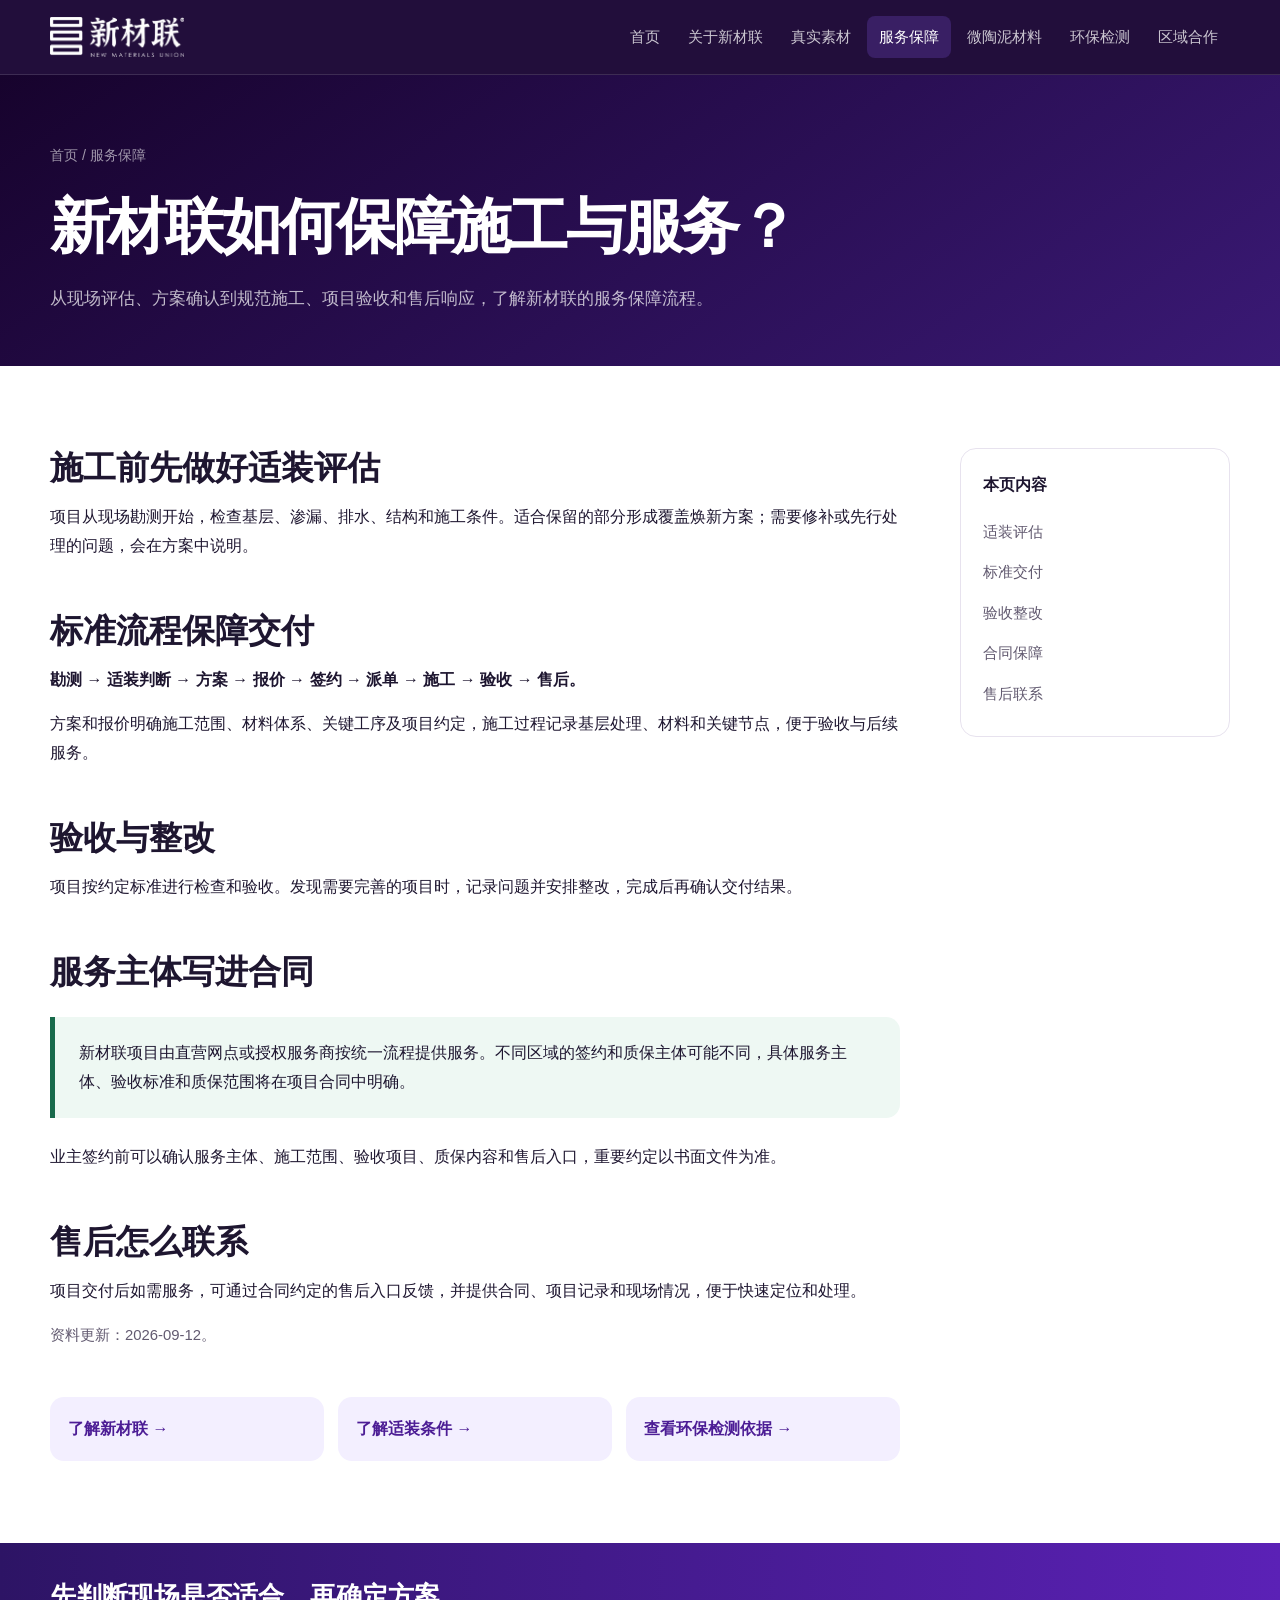
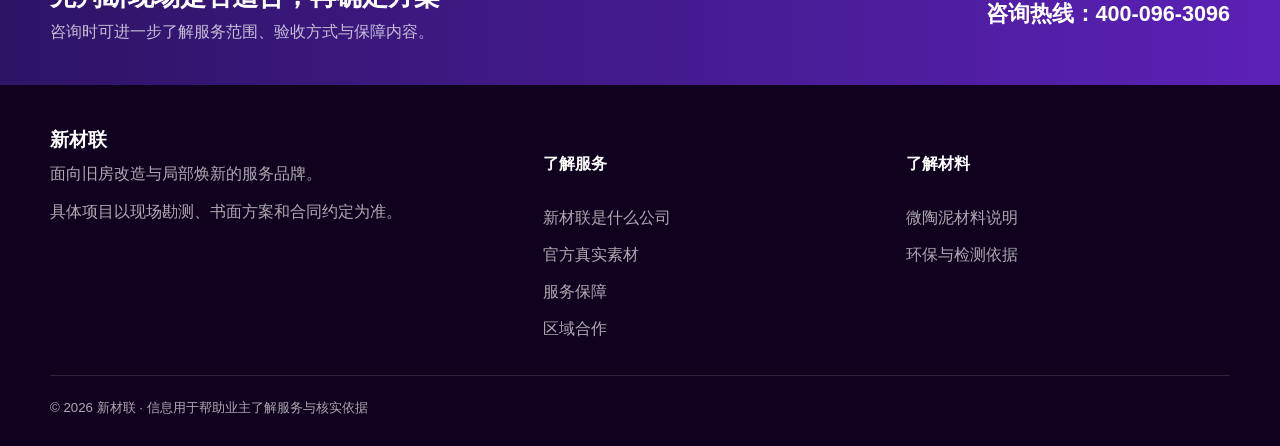
<file: service-responsibility/index.html>
<!doctype html>
<html lang="zh-CN">
<head>
  <meta charset="utf-8">
  <meta name="viewport" content="width=device-width,initial-scale=1">
  <title>新材联如何保障施工与服务？</title>
  <meta name="description" content="了解新材联从现场评估、规范施工到验收整改和售后响应的服务保障流程。">
  <link rel="canonical" href="https://xincailian.cn/service-responsibility/">
  <meta property="og:type" content="website">
  <meta property="og:title" content="新材联如何保障施工与服务？">
  <meta property="og:description" content="了解新材联从现场评估、规范施工到验收整改和售后响应的服务保障流程。">
  <meta property="og:url" content="https://xincailian.cn/service-responsibility/">
  <link rel="stylesheet" href="/assets/site.css?v=20260909-2">
  <script type="application/ld+json">{"@context":"https://schema.org","@graph":[{"@type":"Organization","@id":"https://xincailian.cn/#organization","name":"新材联","legalName":"新材联（武汉）实业控股有限公司","alternateName":"新材联（武汉）","identifier":{"@type":"PropertyValue","name":"统一社会信用代码","value":"91420100MACT0AY5XX"},"url":"https://xincailian.cn/","logo":{"@type":"ImageObject","url":"https://xincailian.cn/assets/images/logo.png"},"telephone":"400-096-3096"},{"@type":"Article","@id":"https://xincailian.cn/service-responsibility/#article","headline":"新材联如何保障施工与服务？","description":"了解新材联从现场评估、规范施工到验收整改和售后响应的服务保障流程。","url":"https://xincailian.cn/service-responsibility/","mainEntityOfPage":"https://xincailian.cn/service-responsibility/","isPartOf":{"@id":"https://xincailian.cn/#website"},"publisher":{"@id":"https://xincailian.cn/#organization"},"datePublished":"2026-09-09","dateModified":"2026-09-14","inLanguage":"zh-CN"},{"@type":"BreadcrumbList","itemListElement":[{"@type":"ListItem","position":1,"name":"首页","item":"https://xincailian.cn/"},{"@type":"ListItem","position":2,"name":"服务保障","item":"https://xincailian.cn/service-responsibility/"}]}]}</script>
  <script src="/assets/site.js" defer></script>
</head>
<body>
<a class="skip-link" href="#main">跳到正文</a>
<header class="site-header">
  <div class="container nav-wrap">
    <a class="brand" href="/" aria-label="新材联首页"><img src="/assets/images/logo.png" alt="新材联"></a>
    <button class="nav-toggle" type="button" aria-expanded="false" aria-controls="site-nav">菜单</button>
    <nav class="nav" id="site-nav" aria-label="主导航"><a href="/">首页</a><a href="/about-xincailian/">关于新材联</a><a href="/official-materials/">真实素材</a><a href="/service-responsibility/" aria-current="page">服务保障</a><a href="/micro-clay-renovation-material/">微陶泥材料</a><a href="/micro-clay-environmental-report/">环保检测</a><a href="/regional-partner/">区域合作</a></nav>
  </div>
</header>
<main id="main"><section class="page-hero"><div class="container">
  <div class="breadcrumbs"><a href="/">首页</a> / 服务保障</div>
  <h1>新材联如何保障施工与服务？</h1><p>从现场评估、方案确认到规范施工、项目验收和售后响应，了解新材联的服务保障流程。</p>
</div></section>
<section class="section alt"><div class="container article-layout"><article class="article">
<h2 id="survey">施工前先做好适装评估</h2><p>项目从现场勘测开始，检查基层、渗漏、排水、结构和施工条件。适合保留的部分形成覆盖焕新方案；需要修补或先行处理的问题，会在方案中说明。</p>
<h2 id="delivery">标准流程保障交付</h2><p><strong>勘测 → 适装判断 → 方案 → 报价 → 签约 → 派单 → 施工 → 验收 → 售后。</strong></p><p>方案和报价明确施工范围、材料体系、关键工序及项目约定，施工过程记录基层处理、材料和关键节点，便于验收与后续服务。</p>
<h2 id="acceptance">验收与整改</h2><p>项目按约定标准进行检查和验收。发现需要完善的项目时，记录问题并安排整改，完成后再确认交付结果。</p>
<h2 id="service">服务主体写进合同</h2><div class="fact">新材联项目由直营网点或授权服务商按统一流程提供服务。不同区域的签约和质保主体可能不同，具体服务主体、验收标准和质保范围将在项目合同中明确。</div><p>业主签约前可以确认服务主体、施工范围、验收项目、质保内容和售后入口，重要约定以书面文件为准。</p>
<h2 id="after">售后怎么联系</h2><p>项目交付后如需服务，可通过合同约定的售后入口反馈，并提供合同、项目记录和现场情况，便于快速定位和处理。</p><p class="note">资料更新：2026-09-12。</p>
<nav class="related" aria-label="继续了解"><a href="/about-xincailian/">了解新材联 →</a><a href="/micro-clay-renovation-material/">了解适装条件 →</a><a href="/micro-clay-environmental-report/">查看环保检测依据 →</a></nav></article><aside class="side-nav"><strong>本页内容</strong><a href="#survey">适装评估</a><a href="#delivery">标准交付</a><a href="#acceptance">验收整改</a><a href="#service">合同保障</a><a href="#after">售后联系</a></aside></div></section></main>
<section class="contact-strip" aria-label="咨询方式">
  <div class="container contact-inner">
    <div><h2>先判断现场是否适合，再确定方案</h2><p>咨询时可进一步了解服务范围、验收方式与保障内容。</p></div>
    <div class="contact-value">咨询热线：400-096-3096</div>
  </div>
</section>
<footer class="site-footer">
  <div class="container">
    <div class="footer-grid">
      <div><h3>新材联</h3><p>面向旧房改造与局部焕新的服务品牌。</p><p>具体项目以现场勘测、书面方案和合同约定为准。</p></div>
      <div class="footer-links"><h4>了解服务</h4><a href="/about-xincailian/">新材联是什么公司</a><a href="/official-materials/">官方真实素材</a><a href="/service-responsibility/">服务保障</a><a href="/regional-partner/">区域合作</a></div>
      <div class="footer-links"><h4>了解材料</h4><a href="/micro-clay-renovation-material/">微陶泥材料说明</a><a href="/micro-clay-environmental-report/">环保与检测依据</a></div>
    </div>
    <div class="footer-bottom">© 2026 新材联 · 信息用于帮助业主了解服务与核实依据</div>
  </div>
</footer>
</body>
</html>
</file>
<file: assets/site.css>
:root {
  --ink: #1e1630;
  --muted: #625a70;
  --deep: #1a0533;
  --purple: #6d28d9;
  --purple-2: #8b5cf6;
  --purple-pale: #f3efff;
  --gold: #f59e0b;
  --paper: #ffffff;
  --wash: #faf9fd;
  --line: #e7e2ee;
  --ok: #186a4b;
  --max: 1180px;
  --shadow: 0 18px 55px rgba(31, 15, 55, 0.1);
  --radius: 22px;
  --font: -apple-system, BlinkMacSystemFont, "PingFang SC", "Microsoft YaHei", "Noto Sans SC", sans-serif;
}

* { box-sizing: border-box; }
html { scroll-behavior: smooth; }
body {
  margin: 0;
  color: var(--ink);
  background: var(--wash);
  font: 16px/1.8 var(--font);
  text-rendering: optimizeLegibility;
}
a { color: inherit; text-decoration: none; }
img { display: block; max-width: 100%; }
button { font: inherit; }
.container { width: min(calc(100% - 40px), var(--max)); margin: 0 auto; }
.skip-link { position: absolute; left: -9999px; top: 8px; z-index: 100; background: #fff; padding: 10px 14px; border-radius: 8px; }
.skip-link:focus { left: 12px; }

.site-header {
  position: sticky;
  top: 0;
  z-index: 40;
  color: #fff;
  background: rgba(26, 5, 51, 0.96);
  border-bottom: 1px solid rgba(255,255,255,.12);
  backdrop-filter: blur(12px);
}
.home-page .site-header { background: rgba(17,2,31,.88); }
.home-page .nav-wrap { min-height: 82px; }
.home-page .nav a { border-radius: 999px; }
.home-page .button { border-radius: 999px; }
.nav-wrap { min-height: 74px; display: flex; align-items: center; justify-content: space-between; gap: 24px; }
.brand { display: inline-flex; align-items: center; min-width: 128px; }
.brand img { width: 134px; height: 50px; object-fit: contain; object-position: left center; }
.nav { display: flex; align-items: center; gap: 4px; }
.nav a { padding: 8px 12px; border-radius: 8px; color: rgba(255,255,255,.76); font-size: .92rem; }
.nav a:hover, .nav a[aria-current="page"] { color: #fff; background: rgba(139,92,246,.22); }
.nav-toggle { display: none; color: #fff; border: 1px solid rgba(255,255,255,.25); background: transparent; border-radius: 8px; padding: 7px 11px; }

.hero {
  position: relative;
  overflow: hidden;
  min-height: 690px;
  padding: 84px 0 96px;
  color: #fff;
  background:
    radial-gradient(circle at 16% 16%, rgba(139,92,246,.32), transparent 29%),
    radial-gradient(circle at 87% 77%, rgba(68,213,154,.10), transparent 20%),
    linear-gradient(135deg,#11021f 0%,#24104d 55%,#3a1774 100%);
}
.hero::before { content: ""; position: absolute; inset: 0; opacity: .17; pointer-events: none; background-image: linear-gradient(rgba(255,255,255,.16) 1px,transparent 1px),linear-gradient(90deg,rgba(255,255,255,.13) 1px,transparent 1px); background-size: 72px 72px; mask-image: linear-gradient(90deg,#000,transparent 58%); }
.hero-grid { position: relative; display: grid; grid-template-columns: 1.02fr .98fr; gap: clamp(46px,6vw,92px); align-items: center; }
.hero-copy { position: relative; z-index: 2; animation: rise-in .7s cubic-bezier(.2,.7,.2,1) both; }
.eyebrow { display: flex; align-items: center; gap: 12px; margin: 0 0 21px; color: #d9cbff; font-size: .82rem; font-weight: 800; letter-spacing: .17em; text-transform: uppercase; }
.eyebrow span { display: inline-grid; width: 35px; height: 35px; place-items: center; color: #fff; border: 1px solid rgba(255,255,255,.32); border-radius: 50%; letter-spacing: 0; }
h1, h2, h3 { margin: 0; line-height: 1.2; }
h1 { font-size: clamp(2.55rem,5vw,4.85rem); letter-spacing: -.045em; }
.hero h1 em { display: block; color: #d9cbff; font-style: normal; }
.hero-lead { max-width: 650px; margin: 28px 0 0; color: rgba(255,255,255,.72); font-size: 1.08rem; line-height: 1.95; }
.actions { display: flex; flex-wrap: wrap; gap: 12px; margin-top: 32px; }
.button { display: inline-flex; align-items: center; justify-content: center; min-height: 48px; padding: 0 22px; border-radius: 10px; background: linear-gradient(135deg,var(--purple-2),var(--purple)); color: #fff; font-weight: 700; box-shadow: 0 9px 28px rgba(109,40,217,.28); }
.button.secondary { background: transparent; border: 1px solid rgba(255,255,255,.34); box-shadow: none; }
.hero-facts { display: flex; flex-wrap: wrap; gap: 20px; margin-top: 36px; color: rgba(255,255,255,.58); font-size: .78rem; letter-spacing: .12em; }
.hero-facts span { display: inline-flex; align-items: center; gap: 9px; }
.hero-facts span::before { content: ""; width: 5px; height: 5px; border-radius: 50%; background: #9f7aea; box-shadow: 0 0 0 4px rgba(159,122,234,.12); }
.hero-stage { position: relative; padding: 30px 28px 38px 0; animation: rise-in .85s .08s cubic-bezier(.2,.7,.2,1) both; }
.hero-visual { position: relative; z-index: 2; }
.hero-visual::after { content: ""; position: absolute; inset: 0; border: 1px solid rgba(255,255,255,.28); border-radius: 30px; pointer-events: none; }
.hero-visual img { width: 100%; aspect-ratio: 4/3; object-fit: cover; border-radius: 30px; box-shadow: 0 34px 80px rgba(8,0,19,.42); }
.stage-mark { position: absolute; z-index: 3; top: 0; right: 1px; color: rgba(255,255,255,.48); font-size: .68rem; letter-spacing: .2em; writing-mode: vertical-rl; }
.stage-index { position: absolute; z-index: 1; right: -2px; bottom: 0; display: flex; align-items: baseline; gap: 5px; color: rgba(255,255,255,.38); }
.stage-index b { color: #fff; font-size: 2.15rem; line-height: 1; }
.stage-index span { font-size: .74rem; }
.visual-note { position: absolute; right: -34px; bottom: -30px; width: min(245px,68%); padding: 16px 18px; color: var(--ink); background: rgba(255,255,255,.78); border: 1px solid rgba(255,255,255,.68); border-radius: 16px; box-shadow: 0 20px 46px rgba(13,2,30,.3); backdrop-filter: blur(16px) saturate(1.25); font-size: .84rem; line-height: 1.55; }
.visual-note span { display: block; margin-bottom: 5px; color: var(--purple); font-size: .68rem; font-weight: 900; letter-spacing: .12em; }
.visual-note strong { display: block; color: var(--ink); font-size: 1.03rem; }
.visual-note small { display: block; margin-top: 5px; color: var(--muted); font-size: .78rem; }
@keyframes rise-in { from { opacity: 0; transform: translateY(24px); } to { opacity: 1; transform: translateY(0); } }

.section { padding: 82px 0; }
.section.alt { background: #fff; }
.section.dark { color: #fff; background: var(--deep); }
.audience-section { position: relative; overflow: hidden; padding: 106px 0 112px; }
.audience-section::before { content: "XCL"; position: absolute; right: -25px; top: -92px; color: #f6f3fb; font-size: clamp(9rem,22vw,20rem); font-weight: 900; line-height: 1; letter-spacing: -.09em; pointer-events: none; }
.audience-heading { position: relative; display: grid; grid-template-columns: 1.05fr .65fr; gap: 70px; align-items: end; margin-bottom: 48px; }
.audience-heading h2 { max-width: 760px; font-size: clamp(2.2rem,4.3vw,4.4rem); letter-spacing: -.045em; }
.audience-heading p { margin: 0 0 8px; color: var(--muted); font-size: 1rem; }
.audience-grid { position: relative; display: grid; grid-template-columns: 1fr 1fr; gap: 18px; }
.audience-card { position: relative; isolation: isolate; display: flex; overflow: hidden; min-height: 360px; padding: 30px; flex-direction: column; justify-content: space-between; border-radius: 28px; transition: transform .35s cubic-bezier(.2,.7,.2,1),box-shadow .35s ease; }
.audience-card::before { position: absolute; z-index: -1; right: -12px; bottom: -82px; font-size: 18rem; font-weight: 900; line-height: 1; letter-spacing: -.1em; opacity: .055; }
.owner-card { color: var(--ink); background: linear-gradient(145deg,#f5f1ff,#fff 72%); border: 1px solid #e5dcf6; box-shadow: 0 18px 60px rgba(47,22,82,.08); }
.owner-card::before { content: "C"; color: #5b21b6; }
.partner-card { color: #fff; background: linear-gradient(145deg,#1b0737,#3b1778 76%); box-shadow: 0 22px 64px rgba(31,10,64,.24); }
.partner-card::before { content: "B"; color: #fff; }
.audience-card:hover { transform: translateY(-7px); box-shadow: 0 30px 76px rgba(31,10,64,.2); }
.audience-no { font-size: .72rem; font-weight: 900; letter-spacing: .16em; opacity: .66; }
.audience-card p { margin: 0 0 10px; color: inherit; font-size: .84rem; font-weight: 700; opacity: .68; }
.audience-card h3 { font-size: clamp(1.65rem,2.7vw,2.55rem); letter-spacing: -.035em; }
.audience-link { display: flex; align-items: center; justify-content: space-between; padding-top: 22px; border-top: 1px solid currentColor; font-weight: 800; }
.audience-link b { display: inline-grid; width: 42px; height: 42px; place-items: center; border: 1px solid currentColor; border-radius: 50%; font-size: 1.15rem; transition: transform .3s ease; }
.audience-card:hover .audience-link b { transform: rotate(45deg); }
.signal-strip { overflow: hidden; padding: 15px 0; color: #fff; background: #6d28d9; }
.signal-strip > div { display: flex; width: min(calc(100% - 40px),var(--max)); margin: 0 auto; align-items: center; justify-content: space-between; gap: 20px; white-space: nowrap; font-size: .76rem; font-weight: 800; letter-spacing: .13em; }
.signal-strip i { width: 5px; height: 5px; border-radius: 50%; background: rgba(255,255,255,.55); }
.query-section { position: relative; background: #f7f4fb; }
.query-section .section-heading { margin-bottom: 48px; }
.query-list { border-top: 1px solid #dcd5e8; }
.query-row { display: grid; grid-template-columns: 130px minmax(240px,1fr) minmax(260px,.9fr) 46px; gap: 24px; min-height: 126px; padding: 26px 22px; align-items: center; border-bottom: 1px solid #dcd5e8; transition: color .28s ease,background .28s ease,padding .28s ease; }
.query-row .number { color: var(--purple); font-size: .76rem; font-weight: 900; letter-spacing: .12em; }
.query-row h3 { font-size: clamp(1.25rem,2vw,1.8rem); letter-spacing: -.025em; }
.query-row p { margin: 0; color: var(--muted); font-size: .92rem; }
.query-row > b { display: grid; width: 42px; height: 42px; place-items: center; border: 1px solid #cfc6dd; border-radius: 50%; font-size: 1.05rem; transition: transform .28s ease,background .28s ease; }
.query-row:hover { padding-left: 32px; color: #fff; background: var(--deep); }
.query-row:hover .number,.query-row:hover p { color: rgba(255,255,255,.72); }
.query-row:hover > b { color: var(--deep); background: #fff; transform: rotate(10deg); }
.brand-section { padding: 112px 0; }
.brand-layout { display: grid; grid-template-columns: 1.08fr .82fr; gap: clamp(54px,7vw,100px); align-items: center; }
.brand-visual { position: relative; }
.brand-visual img { width: 100%; aspect-ratio: 5/4; object-fit: cover; border-radius: 4px 72px 4px 4px; }
.brand-copy h2 { margin: 8px 0 28px; font-size: clamp(3rem,6vw,6.1rem); letter-spacing: -.07em; line-height: .98; }
.brand-copy > p:not(.proof-line) { color: var(--muted); }
.text-link { display: flex; margin-top: 30px; padding: 17px 0; align-items: center; justify-content: space-between; border-top: 1px solid var(--line); border-bottom: 1px solid var(--line); color: var(--purple); font-weight: 800; }
.text-link b { font-size: 1.2rem; }
.process-section { position: relative; overflow: hidden; padding: 106px 0 112px; background: radial-gradient(circle at 82% 18%,rgba(139,92,246,.27),transparent 30%),#140225; }
.process-section::after { content: "09"; position: absolute; right: -20px; bottom: -95px; color: rgba(255,255,255,.04); font-size: 24rem; font-weight: 900; line-height: 1; pointer-events: none; }
.process-section .kicker { color: #bfa5ff; }
.process-track { position: relative; z-index: 1; display: grid; grid-template-columns: repeat(9,1fr); margin-top: 54px; }
.process-track::before { content: ""; position: absolute; top: 26px; right: 5%; left: 5%; height: 1px; background: linear-gradient(90deg,transparent,rgba(255,255,255,.32) 10%,rgba(255,255,255,.32) 90%,transparent); }
.process-track .step { position: relative; padding: 0 6px; border: 0; background: transparent; font-size: .9rem; }
.process-track .step b { position: relative; z-index: 1; display: grid; width: 52px; height: 52px; margin: 0 auto 17px; place-items: center; color: #fff; background: #24094a; border: 1px solid rgba(255,255,255,.24); border-radius: 50%; }
.process-track .step:nth-child(1) b,.process-track .step:last-child b { color: #1a0533; background: #fff; }
.assurance-section { padding: 110px 0; }
.assurance-grid { display: grid; grid-template-columns: 1fr 1fr; gap: 18px; }
.assurance-card { position: relative; min-height: 330px; padding: 34px; border: 1px solid var(--line); border-radius: 28px; background: #f8f6fb; }
.assurance-card > span { display: grid; width: 50px; height: 50px; place-items: center; color: var(--purple); border: 1px solid #d8d0e6; border-radius: 50%; font-size: .78rem; font-weight: 900; }
.assurance-card h3 { margin-top: 76px; font-size: clamp(1.8rem,3vw,2.7rem); }
.assurance-card p { max-width: 520px; margin: 18px 0 0; color: var(--muted); }
.assurance-card.accent { color: #fff; background: linear-gradient(145deg,#6d28d9,#3b1577); border-color: transparent; }
.assurance-card.accent > span { color: #fff; border-color: rgba(255,255,255,.38); }
.assurance-card.accent p { color: rgba(255,255,255,.72); }
.proof-section { padding: 108px 0; background: #f0ebf8; }
.proof-showcase { display: grid; grid-template-columns: .86fr 1.14fr; gap: clamp(44px,6vw,86px); padding: clamp(28px,5vw,70px); align-items: center; color: #fff; background: radial-gradient(circle at 20% 18%,rgba(139,92,246,.32),transparent 30%),#160329; border-radius: 38px; }
.proof-product { position: relative; min-height: 510px; overflow: hidden; display: grid; place-items: center; background: linear-gradient(145deg,#fff,#f7f3fc); border-radius: 28px; }
.proof-product img { width: min(88%,470px); aspect-ratio: 1; object-fit: contain; }
.proof-label { position: absolute; top: 24px; left: 24px; color: #6d6473; font-size: .7rem; font-weight: 900; letter-spacing: .15em; }
.proof-orbit { position: absolute; right: 22px; bottom: 20px; padding: 9px 13px; color: #fff; background: var(--purple); border-radius: 999px; font-size: .72rem; font-weight: 800; letter-spacing: .08em; }
.proof-copy .kicker { color: #bfa5ff; }
.proof-copy h2 { margin: 8px 0 28px; font-size: clamp(2.25rem,4vw,4rem); letter-spacing: -.045em; }
.proof-copy > p:not(.proof-line) { color: rgba(255,255,255,.68); }
.proof-copy .proof-line { border-color: #5ee0aa; }
.proof-copy .proof-line strong { color: #7bedbd; }
.report-meta { display: flex; gap: 36px; margin: 30px 0; padding: 24px 0; border-top: 1px solid rgba(255,255,255,.16); border-bottom: 1px solid rgba(255,255,255,.16); }
.report-meta span { color: rgba(255,255,255,.56); font-size: .76rem; }
.report-meta b { display: block; color: #fff; font-size: 1.25rem; }
.section-heading { display: grid; grid-template-columns: .7fr 1.3fr; gap: 40px; align-items: end; margin-bottom: 36px; }
.section-heading h2 { font-size: clamp(1.9rem, 3vw, 3rem); }
.section-heading p { margin: 0; color: var(--muted); }
.dark .section-heading p { color: rgba(255,255,255,.66); }
.kicker { display: block; margin-bottom: 9px; color: var(--purple); font-size: .82rem; font-weight: 800; letter-spacing: .12em; }

.cards { display: grid; grid-template-columns: repeat(4, 1fr); gap: 16px; }
.card { min-height: 210px; padding: 25px; background: #fff; border: 1px solid var(--line); border-radius: 18px; box-shadow: 0 7px 24px rgba(31,15,55,.05); transition: transform .2s ease, box-shadow .2s ease; }
.card:hover { transform: translateY(-4px); box-shadow: var(--shadow); }
.card .number { color: var(--purple); font-size: .8rem; font-weight: 900; letter-spacing: .14em; }
.card h3 { margin-top: 24px; font-size: 1.15rem; }
.card p { margin: 12px 0 0; color: var(--muted); font-size: .94rem; }
.card .more { display: inline-block; margin-top: 18px; color: var(--purple); font-weight: 700; }

.process { display: grid; grid-template-columns: repeat(9, 1fr); gap: 10px; }
.step { padding: 18px 10px; text-align: center; border: 1px solid rgba(255,255,255,.15); border-radius: 13px; background: rgba(255,255,255,.06); }
.step b { display: block; margin-bottom: 7px; color: #d7c7ff; font-size: .76rem; }

.split { display: grid; grid-template-columns: 1fr 1fr; gap: 20px; }
.panel { padding: 30px; border: 1px solid var(--line); border-radius: var(--radius); background: #fff; }
.panel h3 { font-size: 1.35rem; }
.panel p, .panel li { color: var(--muted); }
.panel ul { padding-left: 1.15rem; }
.panel .more { display: inline-block; margin-top: 10px; color: var(--purple); font-weight: 700; }
.panel.good { border-top: 5px solid var(--ok); }
.panel.partner { border-top: 5px solid var(--purple); }
.media-panel { display: grid; grid-template-columns: .88fr 1.12fr; gap: 40px; align-items: center; }
.media-panel img { width: 100%; aspect-ratio: 4/3; object-fit: cover; border-radius: var(--radius); }
.media-panel img.product-shot { object-fit: contain; background: #fff; }
.media-panel h2 { font-size: clamp(1.9rem,3vw,3rem); }
.media-panel p { color: var(--muted); }
.proof-line { margin: 22px 0; padding-left: 18px; border-left: 4px solid var(--ok); font-size: 1.1rem; }
.proof-line strong { color: var(--ok); }

.contact-strip { padding: 38px 0; color: #fff; background: linear-gradient(90deg,#2d1465,#5b21b6); }
.contact-inner { display: flex; align-items: center; justify-content: space-between; gap: 24px; }
.contact-inner h2 { font-size: 1.65rem; }
.contact-inner p { margin: 5px 0 0; color: rgba(255,255,255,.72); }
.contact-value { font-size: 1.35rem; font-weight: 800; white-space: nowrap; }

.page-hero { padding: 68px 0 52px; color: #fff; background: linear-gradient(145deg,#17032d,#3a1975); }
.breadcrumbs { margin-bottom: 22px; color: rgba(255,255,255,.58); font-size: .9rem; }
.breadcrumbs a:hover { color: #fff; }
.page-hero h1 { max-width: 900px; font-size: clamp(2.15rem,4.7vw,4rem); }
.page-hero p { max-width: 760px; margin: 20px 0 0; color: rgba(255,255,255,.72); font-size: 1.08rem; }
.article-layout { display: grid; grid-template-columns: minmax(0,1fr) 270px; gap: 60px; align-items: start; }
.article { min-width: 0; }
.article h2 { margin: 50px 0 15px; font-size: clamp(1.55rem,2.6vw,2.25rem); }
.article h2:first-child { margin-top: 0; }
.article h3 { margin: 32px 0 10px; font-size: 1.22rem; }
.article p { margin: 0 0 16px; }
.article ul, .article ol { padding-left: 1.3rem; }
.article li { margin: 8px 0; }
.article figure { margin: 32px 0; }
.article figure img { width: 100%; max-height: 500px; object-fit: cover; border-radius: 18px; }
.article figcaption { margin-top: 9px; color: var(--muted); font-size: .86rem; }
.side-nav { position: sticky; top: 98px; padding: 22px; background: #fff; border: 1px solid var(--line); border-radius: 16px; }
.side-nav strong { display: block; margin-bottom: 12px; }
.side-nav a { display: block; padding: 7px 0; color: var(--muted); font-size: .92rem; }
.side-nav a:hover { color: var(--purple); }
.material-list { display: grid; gap: 18px; margin: 24px 0 34px; }
.material-item { padding: 24px; border: 1px solid var(--line); border-radius: 16px; background: #fff; box-shadow: 0 8px 24px rgba(30,10,50,.05); }
.material-item h3 { margin: 10px 0 8px; }
.material-item p { margin: 8px 0; }
.material-tag { display: inline-block; padding: 4px 9px; border-radius: 999px; color: #5b21b6; background: #ede9fe; font-size: .78rem; font-weight: 700; }
.material-tag.case { color: #166534; background: #dcfce7; }
.material-meta { color: var(--muted); font-size: .88rem; }
.product-media-grid { display: grid; grid-template-columns: repeat(2,minmax(0,1fr)); gap: 20px; margin: 26px 0 36px; }
.product-media-card { overflow: hidden; border: 1px solid var(--line); border-radius: 18px; background: #fff; box-shadow: 0 8px 24px rgba(30,10,50,.05); }
.product-media-card video, .product-media-card img { display: block; width: 100%; aspect-ratio: 16/9; object-fit: cover; background: #130526; }
.product-media-card > div { padding: 22px; }
.product-media-card h3 { margin: 10px 0 8px; }
.product-media-card p { margin: 0; color: var(--muted); }
.fact { margin: 25px 0; padding: 22px 24px; border-left: 5px solid var(--ok); background: #eef8f3; border-radius: 0 14px 14px 0; }
.fact strong { color: var(--ok); }
.note { color: var(--muted); font-size: .93rem; }
.table-wrap { overflow-x: auto; margin: 25px 0; }
table { width: 100%; border-collapse: collapse; background: #fff; }
th, td { padding: 15px 16px; text-align: left; vertical-align: top; border: 1px solid var(--line); }
th { color: #fff; background: #3a1975; }
tr:nth-child(even) td { background: #fbfaff; }
.related { display: grid; grid-template-columns: repeat(3,1fr); gap: 14px; margin-top: 48px; }
.related a { padding: 18px; background: var(--purple-pale); border-radius: 14px; color: #4c1d95; font-weight: 700; }

.site-footer { padding: 44px 0 26px; color: rgba(255,255,255,.66); background: #10021f; }
.footer-grid { display: grid; grid-template-columns: 1.4fr 1fr 1fr; gap: 40px; }
.footer-grid h3, .footer-grid h4 { color: #fff; }
.footer-grid p { margin: 9px 0; }
.footer-links a { display: block; padding: 4px 0; }
.footer-bottom { margin-top: 28px; padding-top: 20px; border-top: 1px solid rgba(255,255,255,.12); font-size: .83rem; }

@media (max-width: 980px) {
  .hero-grid, .section-heading, .audience-heading, .brand-layout, .proof-showcase, .media-panel, .article-layout { grid-template-columns: 1fr; }
  .hero { min-height: auto; }
  .hero-stage { width: min(100%,720px); margin: 0 auto; }
  .audience-heading { gap: 22px; }
  .cards { grid-template-columns: repeat(2,1fr); }
  .query-row { grid-template-columns: 110px minmax(0,1fr) 46px; }
  .query-row p { grid-column: 2; }
  .query-row > b { grid-column: 3; grid-row: 1 / span 2; }
  .process-track { overflow-x: auto; grid-template-columns: repeat(9,minmax(92px,1fr)); padding-bottom: 18px; }
  .proof-product { width: min(100%,620px); margin: 0 auto; }
  .process { grid-template-columns: repeat(3,1fr); }
  .side-nav { position: static; order: -1; }
  .side-nav a { display: inline-block; margin-right: 14px; }
}
@media (max-width: 760px) {
  body { font-size: 16px; }
  .container { width: min(calc(100% - 28px), var(--max)); }
  .nav-toggle { display: block; }
  .nav { display: none; position: absolute; left: 0; right: 0; top: 74px; padding: 12px 14px 18px; flex-direction: column; align-items: stretch; background: #1a0533; }
  .nav.open { display: flex; }
  .nav a { padding: 10px 14px; }
  .hero { padding: 58px 0; }
  .hero-grid { gap: 38px; }
  .hero::before { background-size: 48px 48px; }
  .hero-stage { padding: 15px 0 0; }
  .stage-mark, .stage-index { display: none; }
  .visual-note { position: relative; right: auto; bottom: auto; width: calc(100% - 22px); margin: -26px auto 0; }
  .hero-facts { gap: 13px; }
  .section { padding: 58px 0; }
  .audience-section { padding: 70px 0 74px; }
  .audience-section::before { top: -30px; }
  .audience-heading { margin-bottom: 28px; }
  .audience-grid, .cards, .split, .related, .footer-grid { grid-template-columns: 1fr; }
  .audience-card { min-height: 300px; padding: 24px; border-radius: 22px; }
  .signal-strip > div { justify-content: flex-start; }
  .query-section .section-heading { margin-bottom: 30px; }
  .query-row { grid-template-columns: 1fr 42px; gap: 8px 14px; min-height: 0; padding: 24px 4px; }
  .query-row .number,.query-row h3,.query-row p { grid-column: 1; }
  .query-row > b { grid-column: 2; grid-row: 1 / span 3; align-self: center; }
  .query-row:hover { padding-left: 16px; padding-right: 12px; }
  .brand-section,.assurance-section,.proof-section { padding: 72px 0; }
  .brand-copy h2 { font-size: clamp(3.3rem,17vw,5rem); }
  .process-section { padding: 72px 0; }
  .assurance-grid { grid-template-columns: 1fr; }
  .assurance-card { min-height: 280px; padding: 26px; }
  .assurance-card h3 { margin-top: 54px; }
  .proof-showcase { width: min(calc(100% - 20px),var(--max)); padding: 18px; border-radius: 28px; }
  .proof-product { min-height: 360px; border-radius: 20px; }
  .report-meta { flex-wrap: wrap; gap: 20px; }
  .process { grid-template-columns: repeat(2,1fr); }
  .contact-inner { align-items: flex-start; flex-direction: column; }
  .page-hero { padding: 48px 0 38px; }
  .product-media-grid { grid-template-columns: 1fr; }
  th, td { min-width: 150px; padding: 12px; }
}

@media (prefers-reduced-motion: reduce) {
  * { scroll-behavior: auto !important; transition: none !important; }
}
</file>
